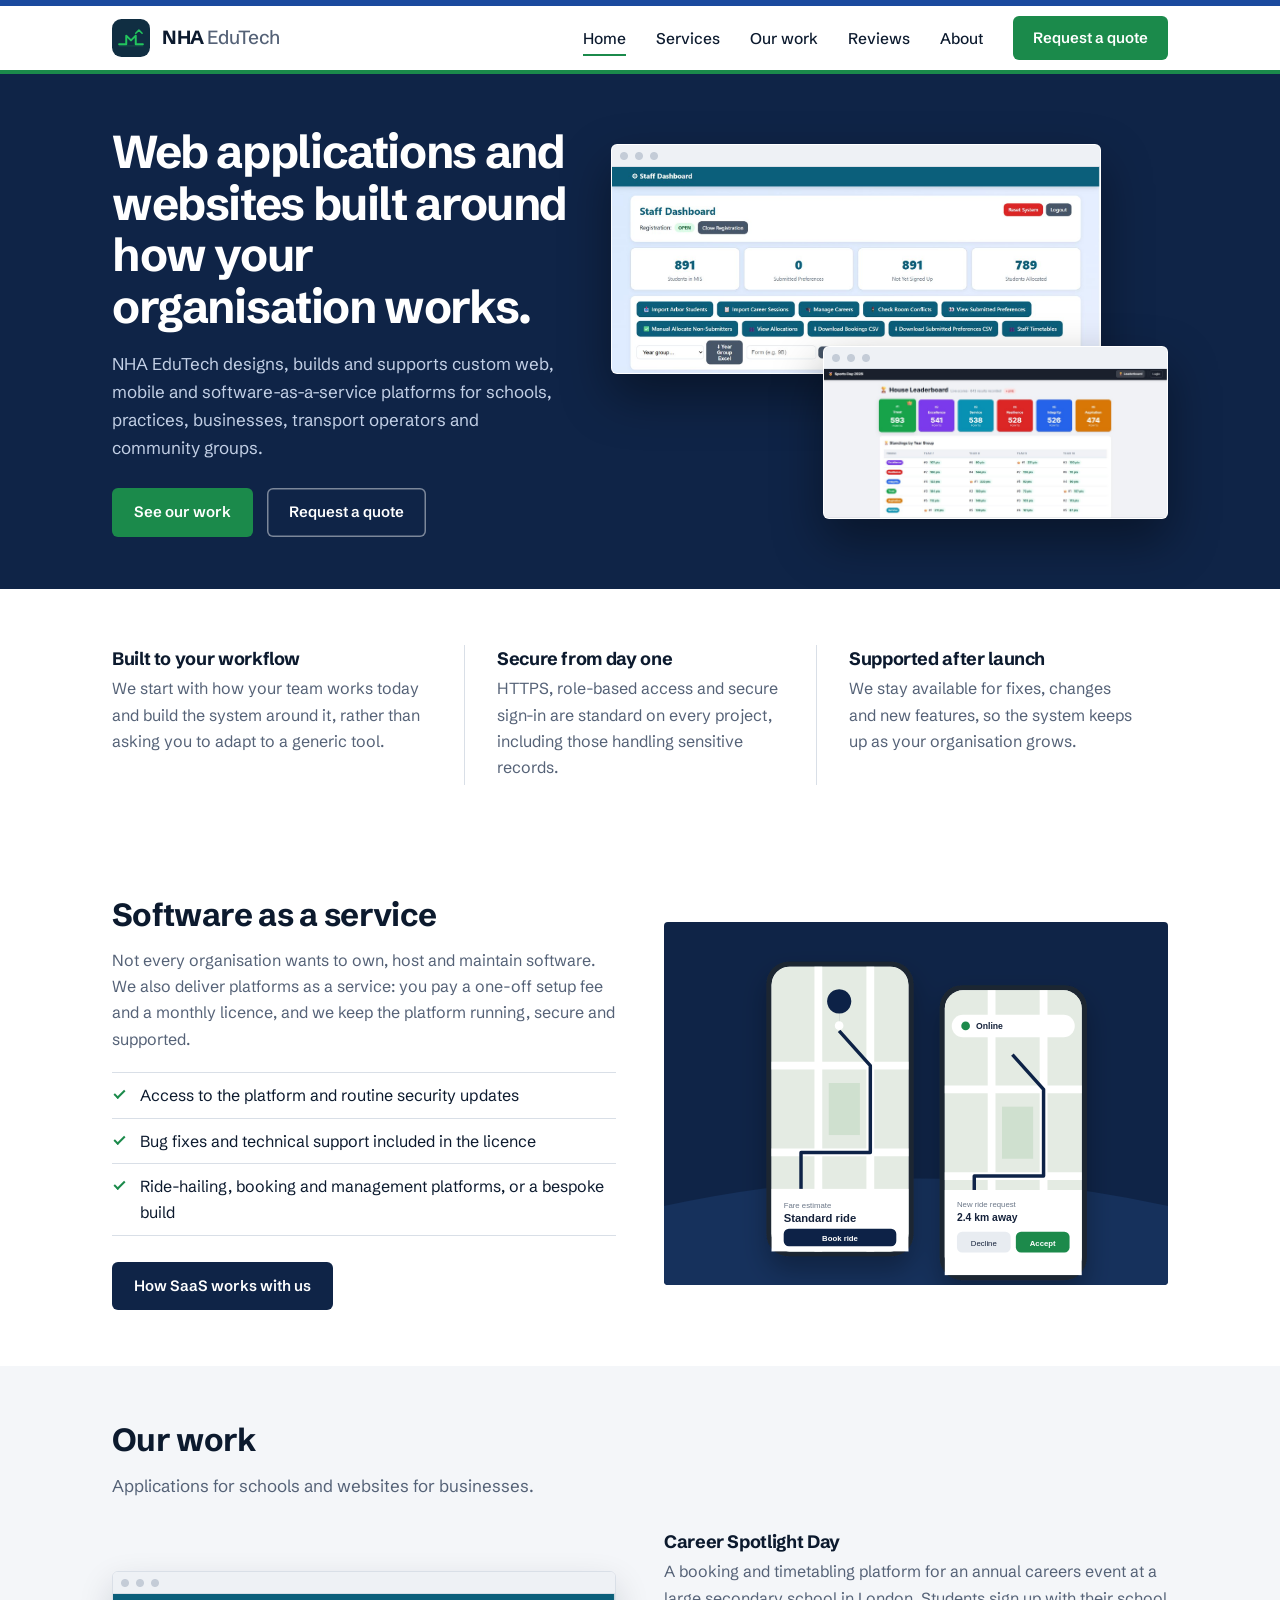
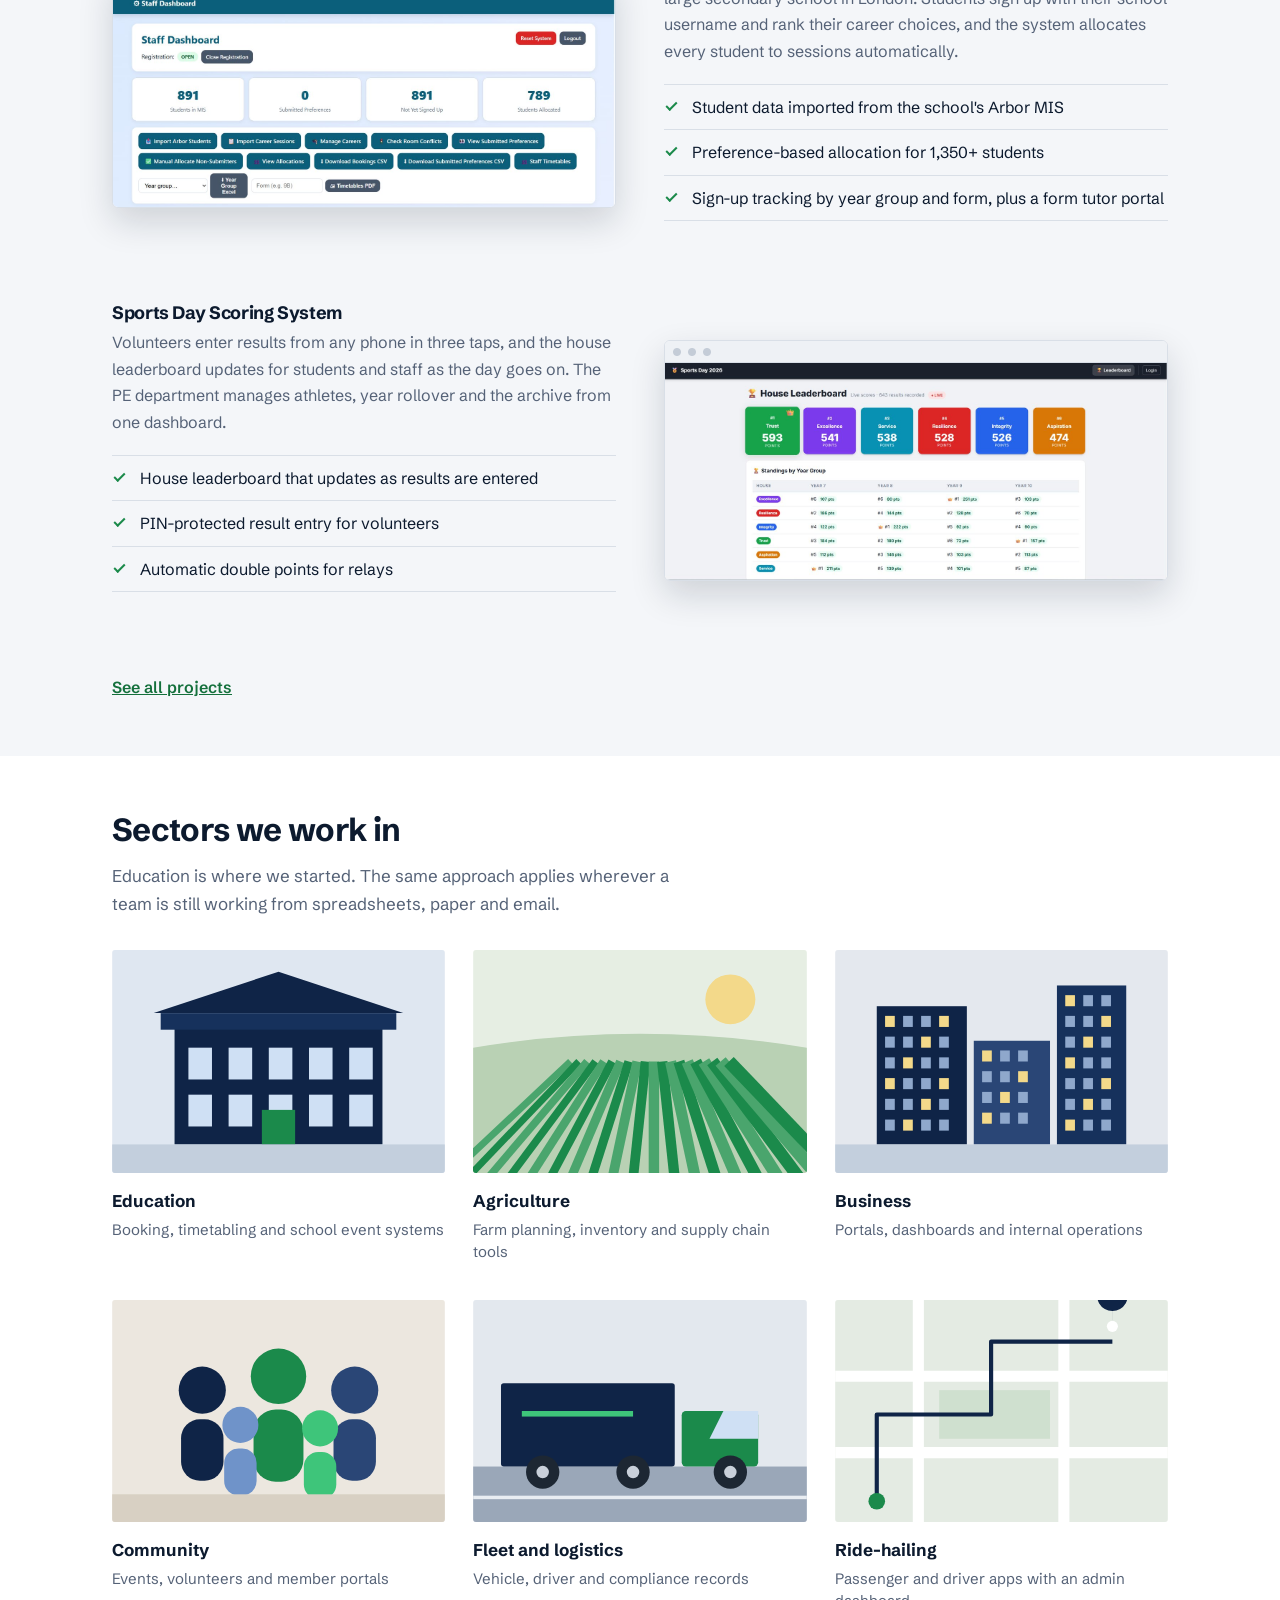
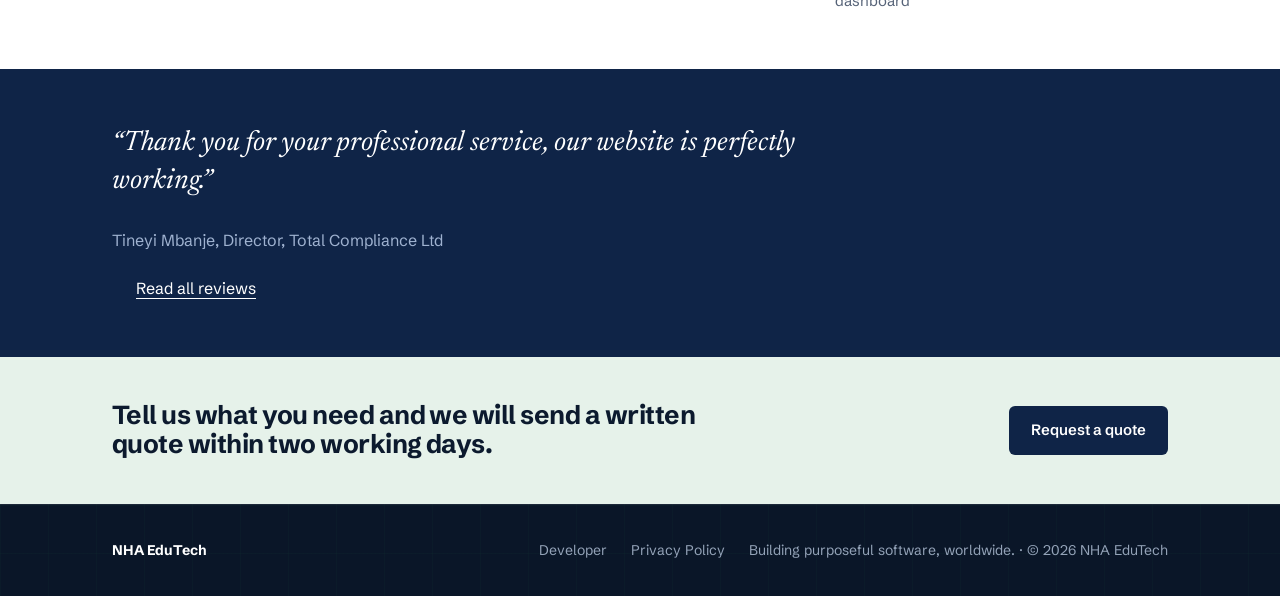
<file: index.html>
<!DOCTYPE html>
<html lang="en"><head><meta charset="UTF-8"><meta name="viewport" content="width=device-width,initial-scale=1">
<title>NHA EduTech | Web applications and websites for organisations</title><meta name="description" content="Custom web applications and professional websites for schools, businesses, farms and community groups.">
<link rel="preconnect" href="https://fonts.googleapis.com"><link rel="preconnect" href="https://fonts.gstatic.com" crossorigin>
<link href="https://fonts.googleapis.com/css2?family=Newsreader:ital,wght@1,400&family=Schibsted+Grotesk:wght@400;500;600;700&display=swap" rel="stylesheet">
<link rel="icon" type="image/svg+xml" href="logo-icon.svg"><link rel="stylesheet" href="styles.css"></head>
<body>
<header><div class="wrap"><a class="brand" href="index.html"><img src="logo-icon.svg" alt=""><b>NHA <span>EduTech</span></b></a>
<nav aria-label="Main"><button class="menu" aria-expanded="false" aria-controls="nl">Menu</button><ul id="nl"><li><a href="index.html" aria-current="page">Home</a></li><li><a href="services.html">Services</a></li><li><a href="work.html">Our work</a></li><li><a href="reviews.html">Reviews</a></li><li><a href="about.html">About</a></li><li><a class="btn" href="contact.html">Request a quote</a></li></ul></nav></div></header>
<main>
<div class="hero"><div class="wrap"><div><h1>Web applications and websites built around how your organisation works.</h1>
<p>NHA EduTech designs, builds and supports custom web, mobile and software-as-a-service platforms for schools, practices, businesses, transport operators and community groups.</p>
<div class="acts"><a class="btn" href="work.html">See our work</a><a class="btn ghost" href="contact.html">Request a quote</a></div></div>
<div class="hero-shots"><div class="shot"><img src="images/shot-career.jpg" alt="Career Spotlight Day staff dashboard" width="1400" height="593"></div><div class="shot"><img src="images/shot-sports.jpg" alt="Sports Day house leaderboard" width="1400" height="607"></div></div></div></div>
<section><div class="wrap"><div class="three">
<div><h3>Built to your workflow</h3><p>We start with how your team works today and build the system around it, rather than asking you to adapt to a generic tool.</p></div>
<div><h3>Secure from day one</h3><p>HTTPS, role-based access and secure sign-in are standard on every project, including those handling sensitive records.</p></div>
<div><h3>Supported after launch</h3><p>We stay available for fixes, changes and new features, so the system keeps up as your organisation grows.</p></div></div></div></section>
<section><div class="wrap"><div class="row"><div><h2>Software as a service</h2><p>Not every organisation wants to own, host and maintain software. We also deliver platforms as a service: you pay a one-off setup fee and a monthly licence, and we keep the platform running, secure and supported.</p><ul class="ticks"><li>Access to the platform and routine security updates</li><li>Bug fixes and technical support included in the licence</li><li>Ride-hailing, booking and management platforms, or a bespoke build</li></ul><a class="btn dark" href="services.html#saas">How SaaS works with us</a></div><img src="images/ridehailing.svg" alt="Passenger and driver apps for a ride-hailing platform" width="640" height="460" loading="lazy"></div></div></section>
<section class="alt"><div class="wrap"><div class="sec-head"><h2>Our work</h2><p class="lead">Applications for schools and websites for businesses.</p></div>
<div class="row"><div class="shot"><img src="images/shot-career.jpg" alt="Career Spotlight Day staff dashboard" width="1400" height="600" loading="lazy"></div><div><h3>Career Spotlight Day</h3><p>A booking and timetabling platform for an annual careers event at a large secondary school in London. Students sign up with their school username and rank their career choices, and the system allocates every student to sessions automatically.</p><ul class="ticks"><li>Student data imported from the school's Arbor MIS</li><li>Preference-based allocation for 1,350+ students</li><li>Sign-up tracking by year group and form, plus a form tutor portal</li></ul></div></div><div class="row flip"><div class="shot"><img src="images/shot-sports.jpg" alt="Sports Day Scoring System house leaderboard" width="1400" height="600" loading="lazy"></div><div><h3>Sports Day Scoring System</h3><p>Volunteers enter results from any phone in three taps, and the house leaderboard updates for students and staff as the day goes on. The PE department manages athletes, year rollover and the archive from one dashboard.</p><ul class="ticks"><li>House leaderboard that updates as results are entered</li><li>PIN-protected result entry for volunteers</li><li>Automatic double points for relays</li></ul></div></div>
<p style="margin-top:56px"><a class="link" href="work.html">See all projects</a></p></div></section>
<section><div class="wrap"><div class="sec-head"><h2>Sectors we work in</h2><p class="lead">Education is where we started. The same approach applies wherever a team is still working from spreadsheets, paper and email.</p></div>
<div class="sectors"><a href="services.html#education"><img src="images/sector-education.svg" alt="" width="480" height="340" loading="lazy"><b>Education</b><span>Booking, timetabling and school event systems</span></a><a href="services.html#agriculture"><img src="images/sector-agriculture.svg" alt="" width="480" height="340" loading="lazy"><b>Agriculture</b><span>Farm planning, inventory and supply chain tools</span></a><a href="services.html#business"><img src="images/sector-business.svg" alt="" width="480" height="340" loading="lazy"><b>Business</b><span>Portals, dashboards and internal operations</span></a><a href="services.html#community"><img src="images/sector-community.svg" alt="" width="480" height="340" loading="lazy"><b>Community</b><span>Events, volunteers and member portals</span></a><a href="services.html#fleet"><img src="images/sector-fleet.svg" alt="" width="480" height="340" loading="lazy"><b>Fleet and logistics</b><span>Vehicle, driver and compliance records</span></a><a href="services.html#ridehailing"><img src="images/sector-ridehailing.svg" alt="" width="480" height="340" loading="lazy"><b>Ride-hailing</b><span>Passenger and driver apps with an admin dashboard</span></a></div></div></section>
<section class="quote" id="featured"><div class="wrap"><blockquote>&ldquo;Thank you for your professional service, our website is perfectly working.&rdquo;</blockquote><cite>Tineyi Mbanje, Director, Total Compliance Ltd</cite><a class="more" href="reviews.html">Read all reviews</a></div></section>
<section class="cta"><div class="wrap"><h2>Tell us what you need and we will send a written quote within two working days.</h2><a class="btn dark" href="contact.html">Request a quote</a></div></section></main>
<footer><div class="wrap"><div><a class="fb" href="index.html">NHA EduTech</a></div><div class="fr"><a href="developer.html">Developer</a> <a href="privacy.html">Privacy Policy</a><span>Building purposeful software, worldwide. &middot; &copy; 2026 NHA EduTech</span></div></div></footer>
<script src="reviews.js"></script>
<script>var b=document.querySelector('.menu'),l=document.getElementById('nl');b.addEventListener('click',function(){var o=l.classList.toggle('open');b.setAttribute('aria-expanded',o)})</script>
</body></html>
</file>
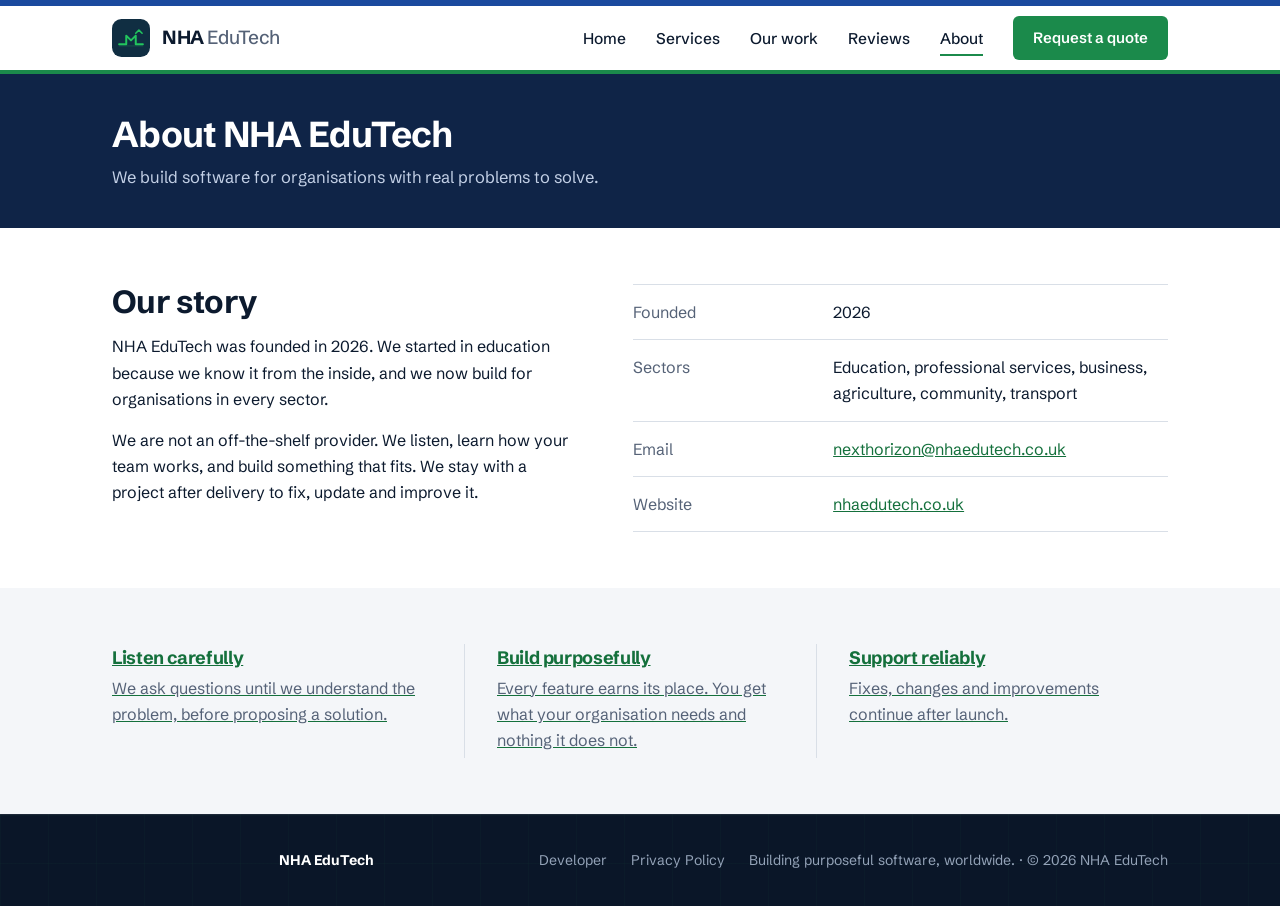
<file: about.html>
<!DOCTYPE html>
<html lang="en"><head><meta charset="UTF-8"><meta name="viewport" content="width=device-width,initial-scale=1">
<title>About | NHA EduTech</title><meta name="description" content="NHA EduTech builds custom web applications and websites. Founded in 2026.">
<link rel="preconnect" href="https://fonts.googleapis.com"><link rel="preconnect" href="https://fonts.gstatic.com" crossorigin>
<link href="https://fonts.googleapis.com/css2?family=Newsreader:ital,wght@1,400&family=Schibsted+Grotesk:wght@400;500;600;700&display=swap" rel="stylesheet">
<link rel="icon" type="image/svg+xml" href="logo-icon.svg"><link rel="stylesheet" href="styles.css"></head>
<body>
<header><div class="wrap"><a class="brand" href="index.html"><img src="logo-icon.svg" alt=""><b>NHA <span>EduTech</span></b></a>
<nav aria-label="Main"><button class="menu" aria-expanded="false" aria-controls="nl">Menu</button><ul id="nl"><li><a href="index.html">Home</a></li><li><a href="services.html">Services</a></li><li><a href="work.html">Our work</a></li><li><a href="reviews.html">Reviews</a></li><li><a href="about.html" aria-current="page">About</a></li><li><a class="btn" href="contact.html">Request a quote</a></li></ul></nav></div></header>
<main><div class="page-head"><div class="wrap"><h1>About NHA EduTech</h1><p>We build software for organisations with real problems to solve.</p></div></div>
<section><div class="wrap split"><div><h2>Our story</h2><p>NHA EduTech was founded in 2026. We started in education because we know it from the inside, and we now build for organisations in every sector.</p><p>We are not an off-the-shelf provider. We listen, learn how your team works, and build something that fits. We stay with a project after delivery to fix, update and improve it.</p></div>
<dl class="facts"><dt>Founded</dt><dd>2026</dd><dt>Sectors</dt><dd>Education, professional services, business, agriculture, community, transport</dd><dt>Email</dt><dd><a href="mailto:nexthorizon@nhaedutech.co.uk">nexthorizon@nhaedutech.co.uk</a></dd><dt>Website</dt><dd><a href="https://nhaedutech.co.uk/">nhaedutech.co.uk</dd></dl></div></section>
<section class="alt"><div class="wrap"><div class="three"><div><h3>Listen carefully</h3><p>We ask questions until we understand the problem, before proposing a solution.</p></div><div><h3>Build purposefully</h3><p>Every feature earns its place. You get what your organisation needs and nothing it does not.</p></div><div><h3>Support reliably</h3><p>Fixes, changes and improvements continue after launch.</p></div></div></div></section></main>
<footer><div class="wrap"><div><a class="fb" href="index.html">NHA EduTech</a></div><div class="fr"><a href="developer.html">Developer</a> <a href="privacy.html">Privacy Policy</a><span>Building purposeful software, worldwide. &middot; &copy; 2026 NHA EduTech</span></div></div></footer>
<script src="reviews.js"></script>
<script>var b=document.querySelector('.menu'),l=document.getElementById('nl');b.addEventListener('click',function(){var o=l.classList.toggle('open');b.setAttribute('aria-expanded',o)})</script>
</body></html>
</file>
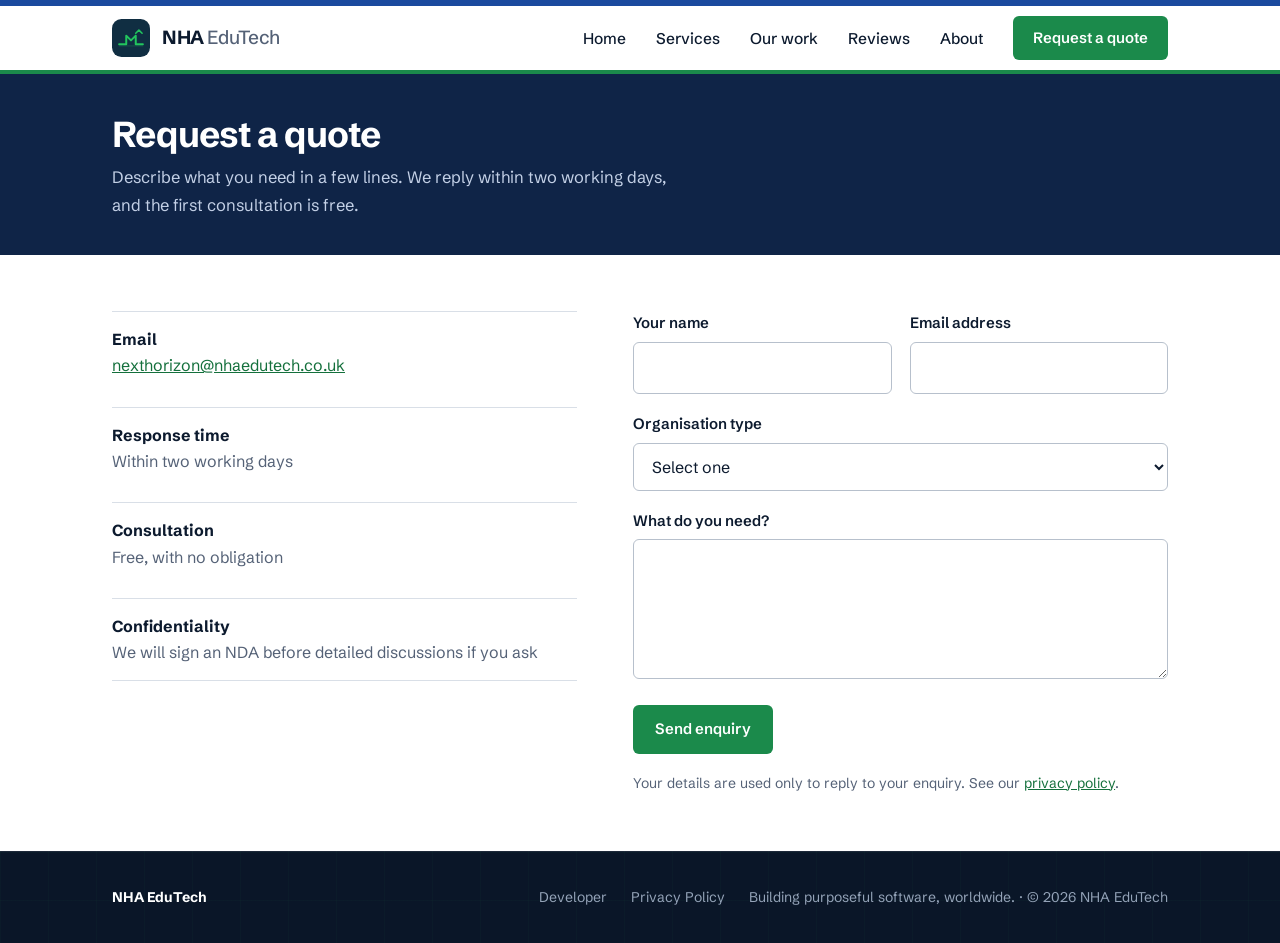
<file: contact.html>
<!DOCTYPE html>
<html lang="en"><head><meta charset="UTF-8"><meta name="viewport" content="width=device-width,initial-scale=1">
<title>Contact | NHA EduTech</title><meta name="description" content="Request a quote or book a free initial consultation with NHA EduTech.">
<link rel="preconnect" href="https://fonts.googleapis.com"><link rel="preconnect" href="https://fonts.gstatic.com" crossorigin>
<link href="https://fonts.googleapis.com/css2?family=Newsreader:ital,wght@1,400&family=Schibsted+Grotesk:wght@400;500;600;700&display=swap" rel="stylesheet">
<link rel="icon" type="image/svg+xml" href="logo-icon.svg"><link rel="stylesheet" href="styles.css"></head>
<body>
<header><div class="wrap"><a class="brand" href="index.html"><img src="logo-icon.svg" alt=""><b>NHA <span>EduTech</span></b></a>
<nav aria-label="Main"><button class="menu" aria-expanded="false" aria-controls="nl">Menu</button><ul id="nl"><li><a href="index.html">Home</a></li><li><a href="services.html">Services</a></li><li><a href="work.html">Our work</a></li><li><a href="reviews.html">Reviews</a></li><li><a href="about.html">About</a></li><li><a class="btn" href="contact.html" aria-current="page">Request a quote</a></li></ul></nav></div></header>
<main>
<div class="page-head"><div class="wrap"><h1>Request a quote</h1><p>Describe what you need in a few lines. We reply within two working days, and the first consultation is free.</p></div></div>
<section><div class="wrap split"><div class="contact-list"><p><b>Email</b><a href="mailto:nexthorizon@nhaedutech.co.uk">nexthorizon@nhaedutech.co.uk</a></p><p><b>Response time</b>Within two working days</p><p><b>Consultation</b>Free, with no obligation</p><p><b>Confidentiality</b>We will sign an NDA before detailed discussions if you ask</p></div>
<form class="form" action="https://formspree.io/f/mbdegyve" method="POST"><div class="two"><div><label for="n">Your name</label><input id="n" name="name" required></div><div><label for="e">Email address</label><input id="e" type="email" name="email" required></div></div>
<div><label for="o">Organisation type</label><select id="o" name="organisation_type"><option value="">Select one</option><option>School / College</option><option>Professional practice</option><option>Farm / Agricultural business</option><option>Business</option><option>Transport / mobility operator</option><option>Community organisation</option><option>Other</option></select></div>
<div><label for="m">What do you need?</label><textarea id="m" name="message"></textarea></div><div><button class="btn" type="submit">Send enquiry</button></div>
<p class="note">Your details are used only to reply to your enquiry. See our <a href="privacy.html">privacy policy</a>.</p></form></div></section></main>
<footer><div class="wrap"><div><a class="fb" href="index.html">NHA EduTech</a></div><div class="fr"><a href="developer.html">Developer</a> <a href="privacy.html">Privacy Policy</a><span>Building purposeful software, worldwide. &middot; &copy; 2026 NHA EduTech</span></div></div></footer>
<script src="reviews.js"></script>
<script>var b=document.querySelector('.menu'),l=document.getElementById('nl');b.addEventListener('click',function(){var o=l.classList.toggle('open');b.setAttribute('aria-expanded',o)})</script>
</body></html>
</file>
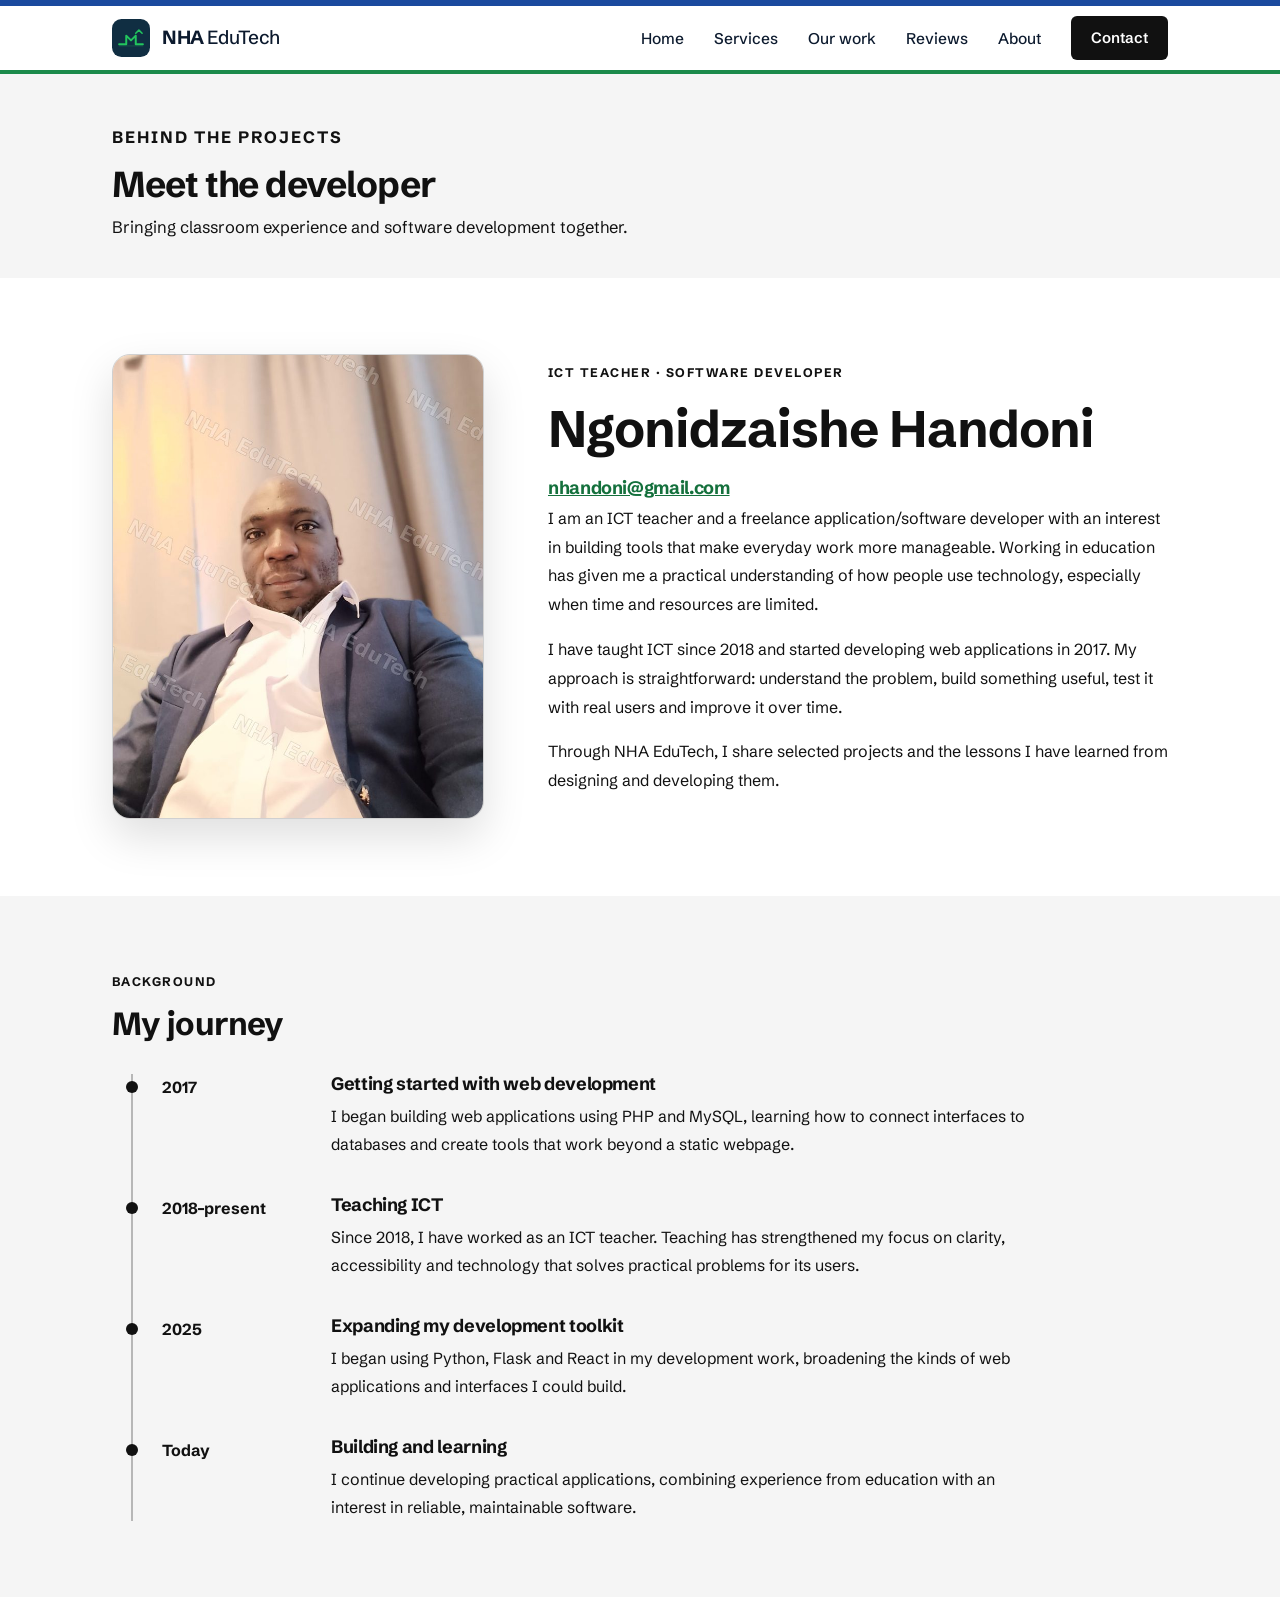
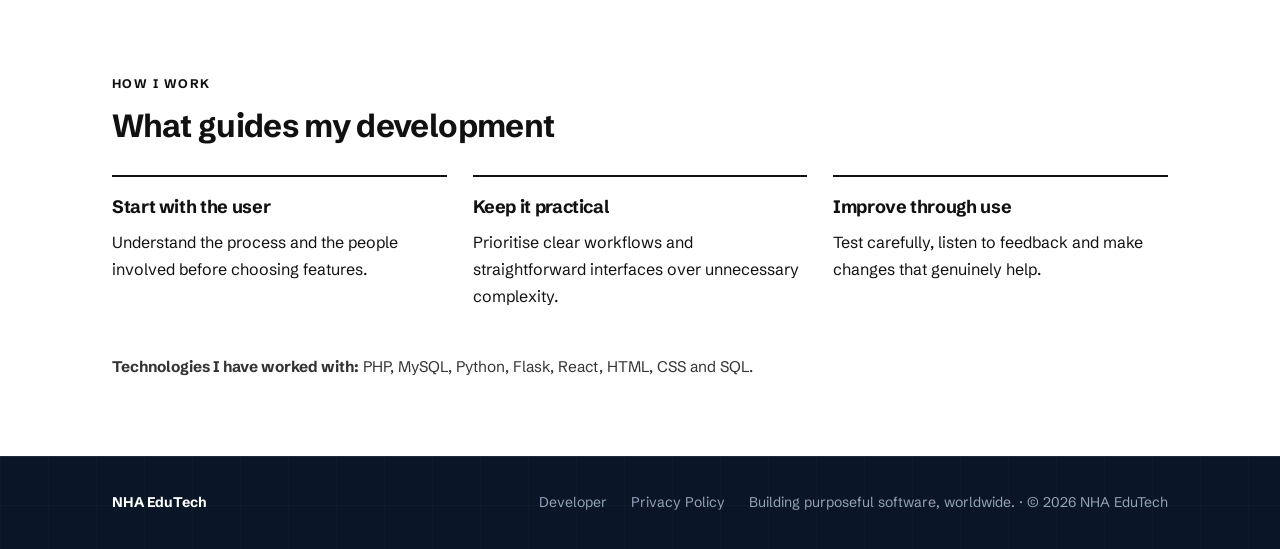
<file: developer.html>
<!DOCTYPE html>
<html lang="en">
<head>
<meta charset="UTF-8">
<meta name="viewport" content="width=device-width, initial-scale=1">
<title>Developer | NHA EduTech</title>
<meta name="description" content="Meet Ngonidzaishe Handoni, an ICT teacher and software developer behind NHA EduTech. Teaching since 2018, developing web applications since 2017.">
<link rel="preconnect" href="https://fonts.googleapis.com">
<link rel="preconnect" href="https://fonts.gstatic.com" crossorigin>
<link href="https://fonts.googleapis.com/css2?family=Newsreader:ital,wght@1,400&family=Schibsted+Grotesk:wght@400;500;600;700&display=swap" rel="stylesheet">
<link rel="icon" type="image/svg+xml" href="logo-icon.svg">
<link rel="stylesheet" href="styles.css">
<link rel="stylesheet" href="assets/developer.css">
</head>
<body>
<header><div class="wrap"><a class="brand" href="index.html"><img src="logo-icon.svg" alt=""><b>NHA <span>EduTech</span></b></a>
<nav aria-label="Main"><button class="menu" aria-expanded="false" aria-controls="nl">Menu</button><ul id="nl"><li><a href="index.html">Home</a></li><li><a href="services.html">Services</a></li><li><a href="work.html">Our work</a></li><li><a href="reviews.html">Reviews</a></li><li><a href="about.html">About</a></li><li><a class="btn" href="contact.html">Contact</a></li></ul></nav></div></header>
<main id="main-content">
<div class="page-head"><div class="wrap"><p class="dev-overline">Behind the projects</p><h1>Meet the developer</h1><p>Bringing classroom experience and software development together.</p></div></div>
<section class="dev-intro"><div class="wrap dev-layout">
<div class="dev-image"><img src="assets/developer-portrait.jpg" alt="Ngonidzaishe Handoni, ICT teacher and developer" width="720" height="959" loading="eager"></div>
<div class="dev-intro-text"><p class="dev-overline">ICT teacher · Software developer</p><h2>Ngonidzaishe Handoni</h2><h3><a href="nhandoni@gmail.com">nhandoni@gmail.com</a></h3>
<p>I am an ICT teacher and a freelance application/software developer with an interest in building tools that make everyday work more manageable. Working in education has given me a practical understanding of how people use technology, especially when time and resources are limited.</p>
<p>I have taught ICT since 2018 and started developing web applications in 2017. My approach is straightforward: understand the problem, build something useful, test it with real users and improve it over time.</p>
<p>Through NHA EduTech, I share selected projects and the lessons I have learned from designing and developing them.</p></div></div></section>
<section class="dev-journey"><div class="wrap"><div class="dev-section-heading"><p class="dev-overline">Background</p><h2>My journey</h2></div>
<div class="dev-timeline"><article class="dev-milestone"><div class="dev-year">2017</div><div><h3>Getting started with web development</h3><p>I began building web applications using PHP and MySQL, learning how to connect interfaces to databases and create tools that work beyond a static webpage.</p></div></article>
<article class="dev-milestone"><div class="dev-year">2018–present</div><div><h3>Teaching ICT</h3><p>Since 2018, I have worked as an ICT teacher. Teaching has strengthened my focus on clarity, accessibility and technology that solves practical problems for its users.</p></div></article>
<article class="dev-milestone"><div class="dev-year">2025</div><div><h3>Expanding my development toolkit</h3><p>I began using Python, Flask and React in my development work, broadening the kinds of web applications and interfaces I could build.</p></div></article>
<article class="dev-milestone"><div class="dev-year">Today</div><div><h3>Building and learning</h3><p>I continue developing practical applications, combining experience from education with an interest in reliable, maintainable software.</p></div></article></div></div></section>
<section class="dev-focus"><div class="wrap"><div class="dev-section-heading"><p class="dev-overline">How I work</p><h2>What guides my development</h2></div><div class="dev-three"><div><h3>Start with the user</h3><p>Understand the process and the people involved before choosing features.</p></div><div><h3>Keep it practical</h3><p>Prioritise clear workflows and straightforward interfaces over unnecessary complexity.</p></div><div><h3>Improve through use</h3><p>Test carefully, listen to feedback and make changes that genuinely help.</p></div></div>
<p class="dev-stack"><strong>Technologies I have worked with:</strong> PHP, MySQL, Python, Flask, React, HTML, CSS and SQL.</p></div></section>
</main>
<footer><div class="wrap"><div><a class="fb" href="index.html">NHA EduTech</a></div><div class="fr"><a href="developer.html" aria-current="page">Developer</a><a href="privacy.html">Privacy Policy</a><span>Building purposeful software, worldwide. &middot; &copy; 2026 NHA EduTech</span></div></div></footer>
<script src="reviews.js"></script>
<script>var b=document.querySelector('.menu'),l=document.getElementById('nl');if(b&&l){b.addEventListener('click',function(){var o=l.classList.toggle('open');b.setAttribute('aria-expanded',o)})}</script>
</body></html>
</file>
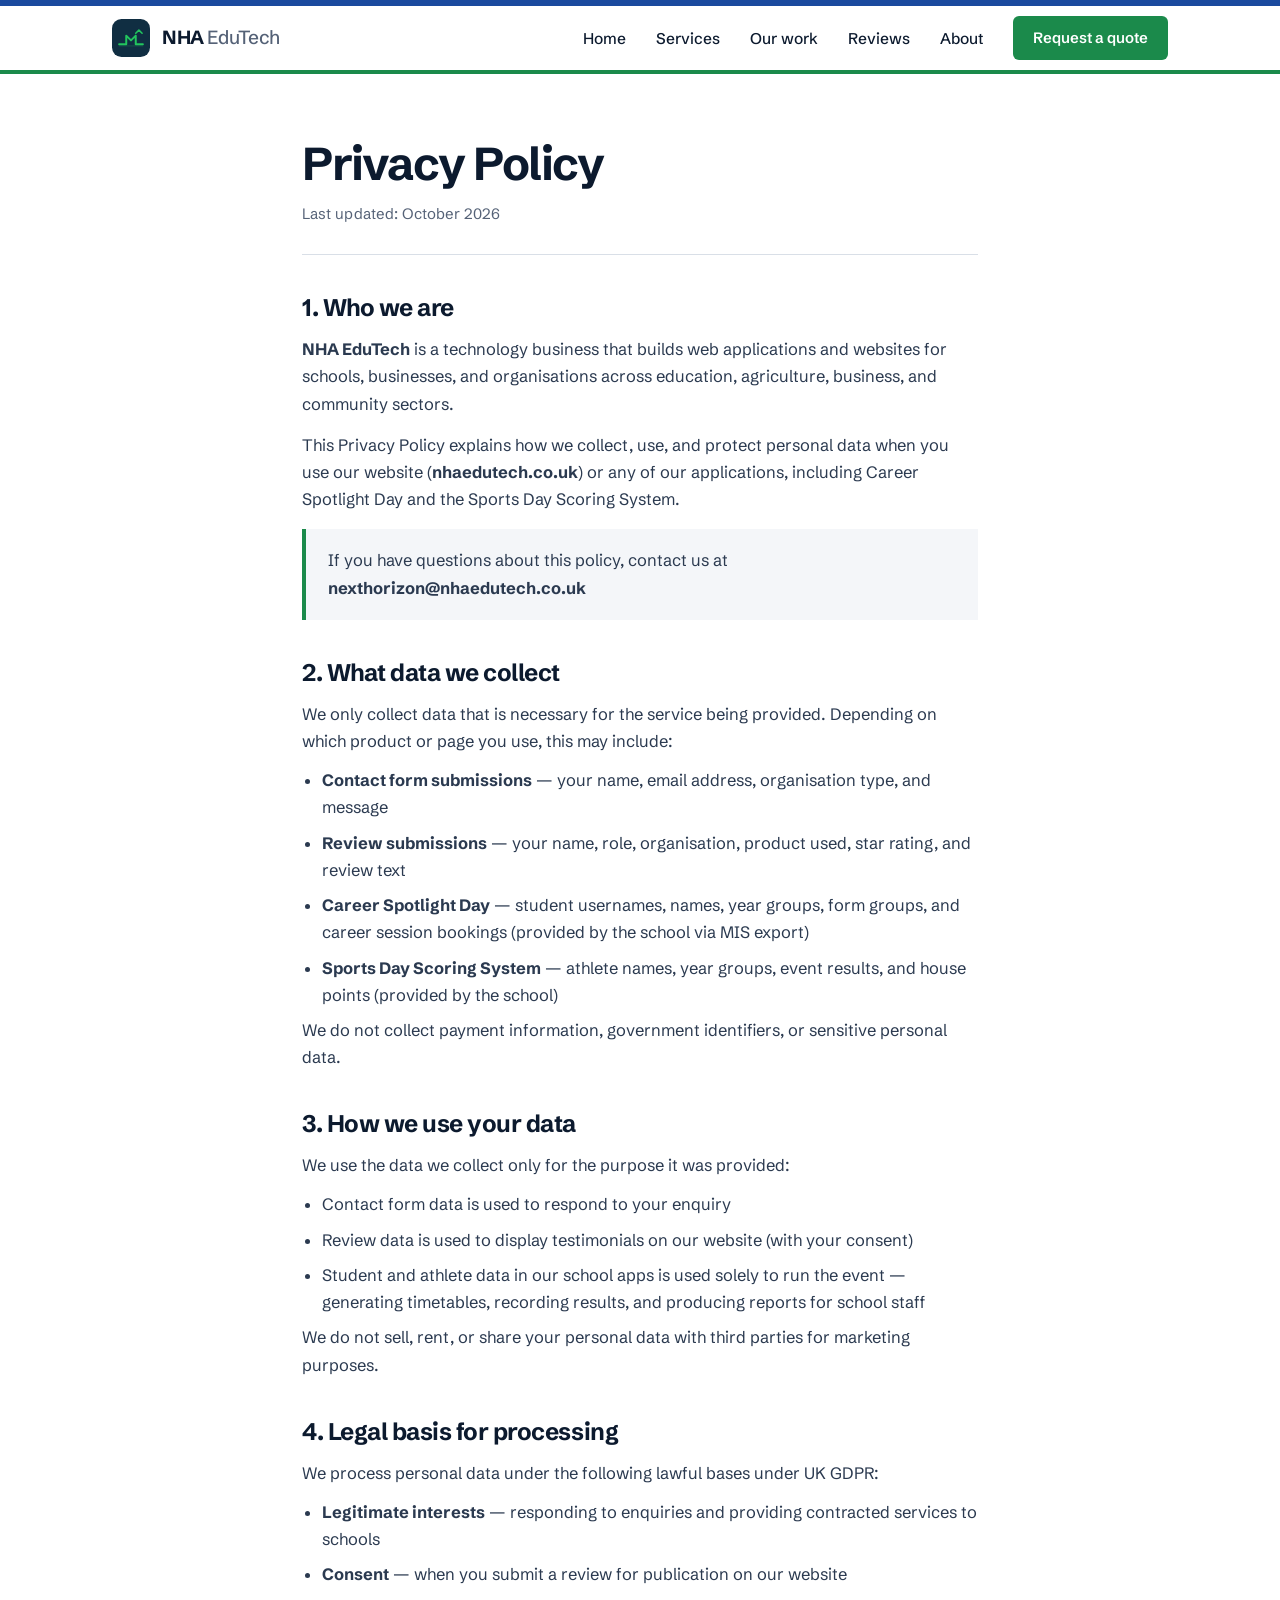
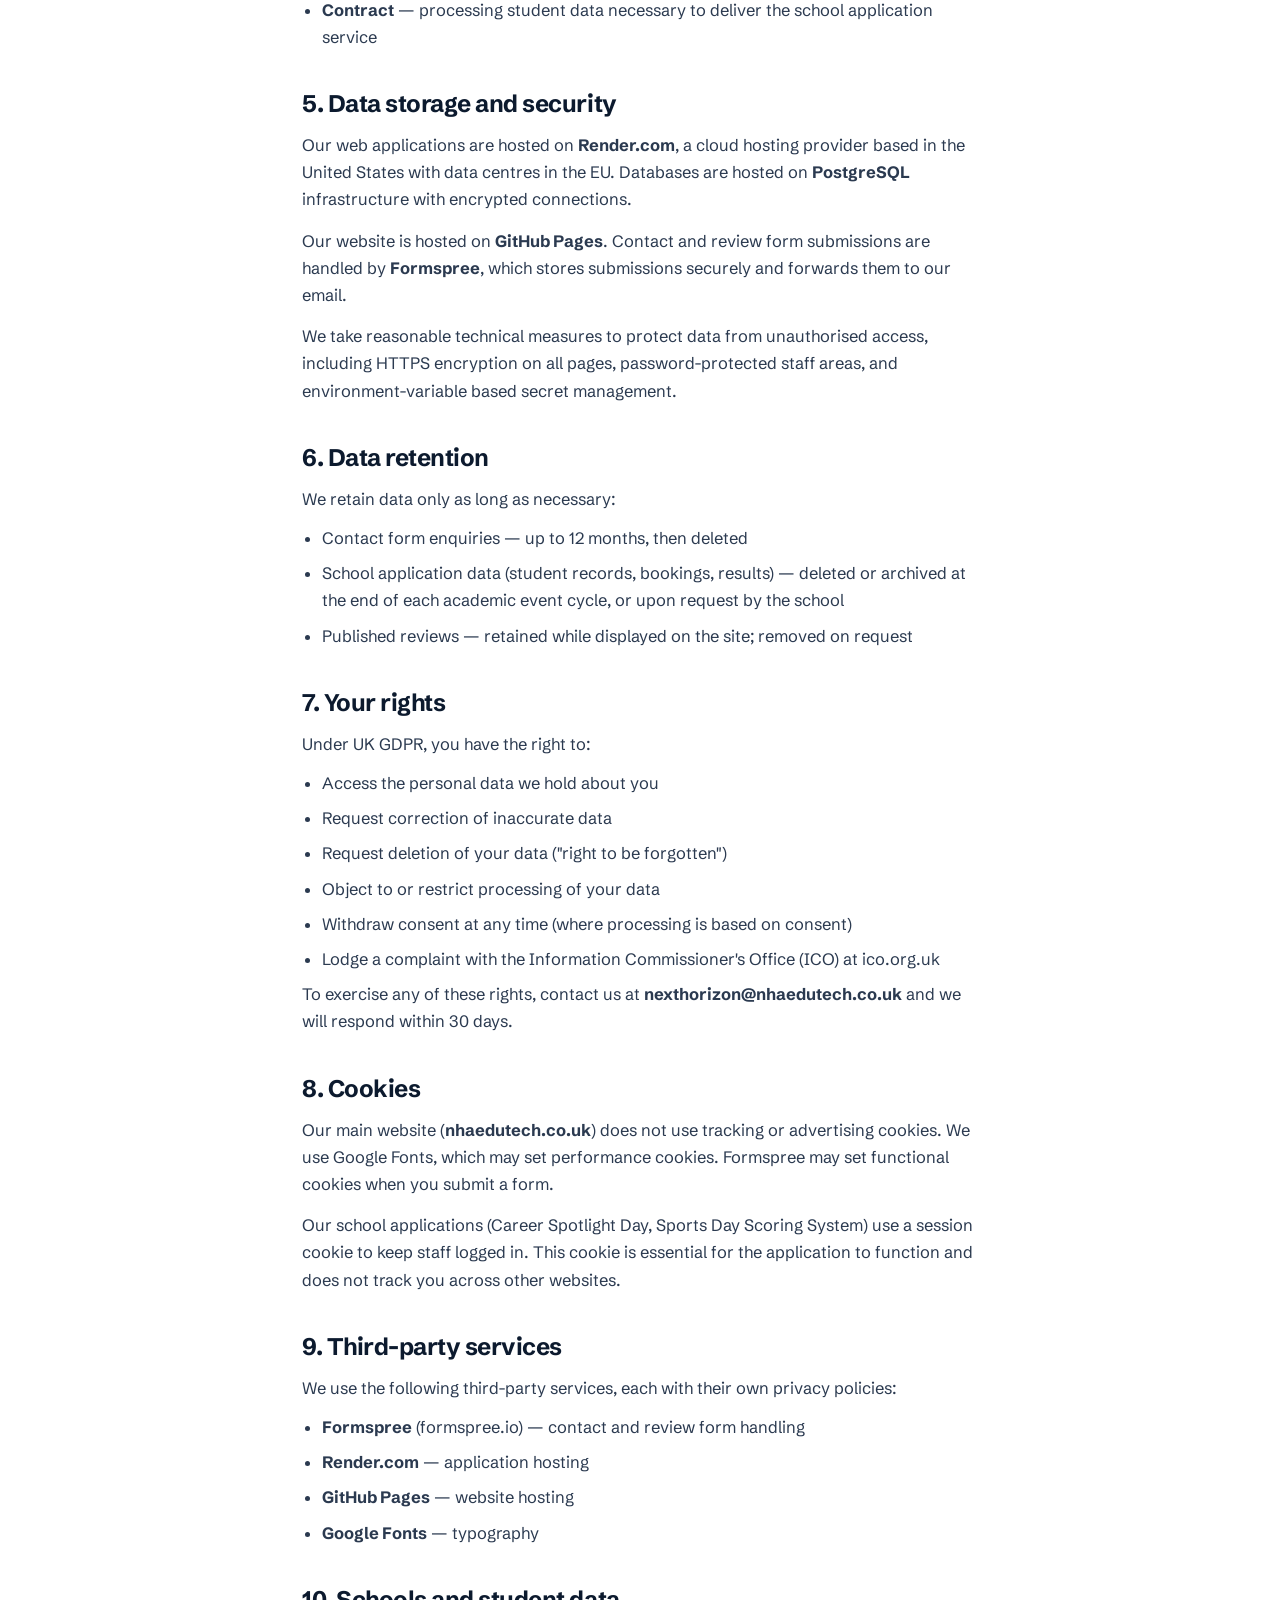
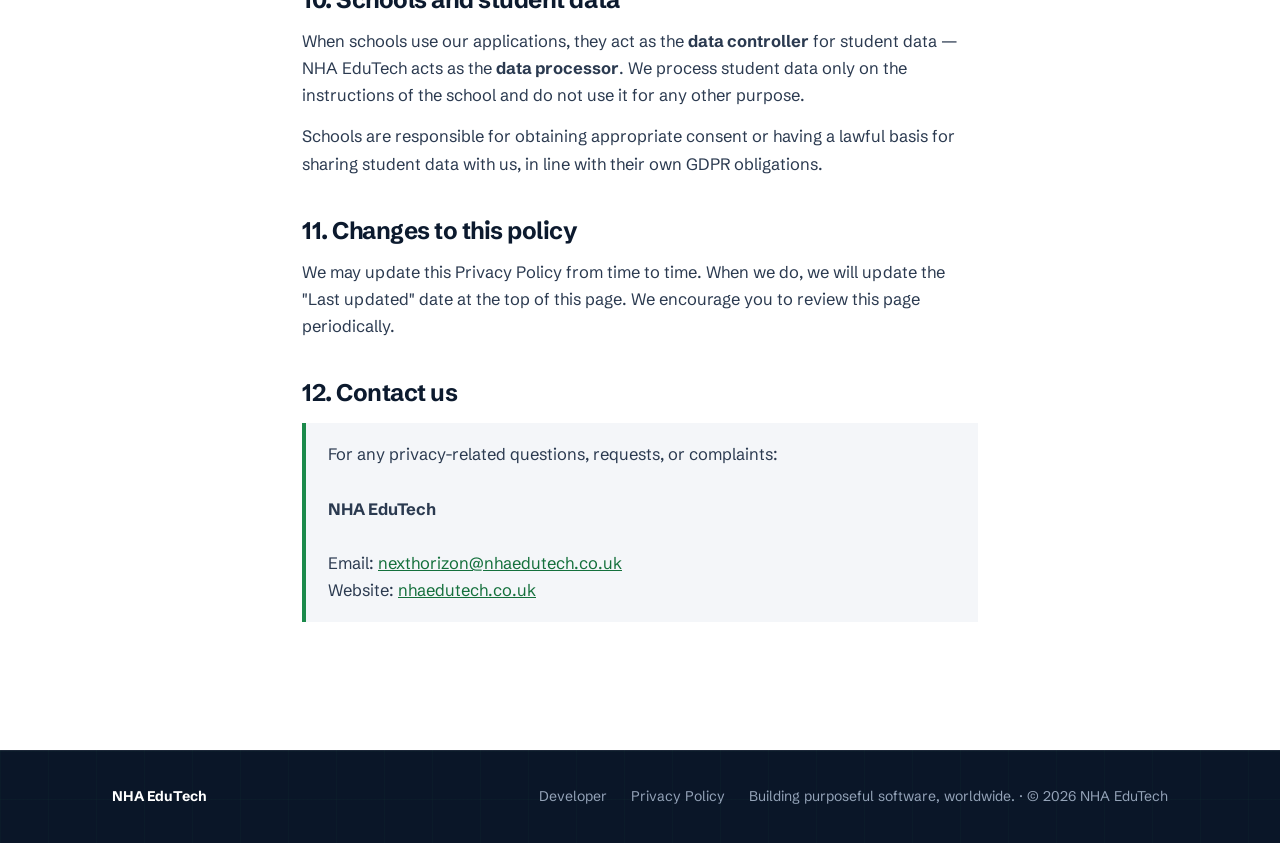
<file: privacy.html>
<!DOCTYPE html>
<html lang="en"><head><meta charset="UTF-8"><meta name="viewport" content="width=device-width,initial-scale=1">
<title>Privacy policy | NHA EduTech</title><meta name="description" content="How NHA EduTech collects, uses and protects personal data.">
<link rel="preconnect" href="https://fonts.googleapis.com"><link rel="preconnect" href="https://fonts.gstatic.com" crossorigin>
<link href="https://fonts.googleapis.com/css2?family=Newsreader:ital,wght@1,400&family=Schibsted+Grotesk:wght@400;500;600;700&display=swap" rel="stylesheet">
<link rel="icon" type="image/svg+xml" href="logo-icon.svg"><link rel="stylesheet" href="styles.css"></head>
<body>
<header><div class="wrap"><a class="brand" href="index.html"><img src="logo-icon.svg" alt=""><b>NHA <span>EduTech</span></b></a>
<nav aria-label="Main"><button class="menu" aria-expanded="false" aria-controls="nl">Menu</button><ul id="nl"><li><a href="index.html">Home</a></li><li><a href="services.html">Services</a></li><li><a href="work.html">Our work</a></li><li><a href="reviews.html">Reviews</a></li><li><a href="about.html">About</a></li><li><a class="btn" href="contact.html">Request a quote</a></li></ul></nav></div></header>
<main><div class="prose">

  <h1>Privacy Policy</h1>
  <p class="last-updated">Last updated: October 2026</p>

  <div class="policy-section">
    <h2>1. Who we are</h2>
    <p>
      <strong>NHA EduTech</strong> is a technology business that builds web applications and websites for schools, businesses, and organisations across education, agriculture, business, and community sectors.
    </p>
    <p>
      This Privacy Policy explains how we collect, use, and protect personal data when you use our website (<strong>nhaedutech.co.uk</strong>) or any of our applications, including Career Spotlight Day and the Sports Day Scoring System.
    </p>
    <div class="highlight-box">
      <p>If you have questions about this policy, contact us at <strong>nexthorizon@nhaedutech.co.uk</strong></p>
    </div>
  </div>

  <div class="policy-section">
    <h2>2. What data we collect</h2>
    <p>We only collect data that is necessary for the service being provided. Depending on which product or page you use, this may include:</p>
    <ul>
      <li><strong>Contact form submissions</strong> — your name, email address, organisation type, and message</li>
      <li><strong>Review submissions</strong> — your name, role, organisation, product used, star rating, and review text</li>
      <li><strong>Career Spotlight Day</strong> — student usernames, names, year groups, form groups, and career session bookings (provided by the school via MIS export)</li>
      <li><strong>Sports Day Scoring System</strong> — athlete names, year groups, event results, and house points (provided by the school)</li>
    </ul>
    <p>We do not collect payment information, government identifiers, or sensitive personal data.</p>
  </div>

  <div class="policy-section">
    <h2>3. How we use your data</h2>
    <p>We use the data we collect only for the purpose it was provided:</p>
    <ul>
      <li>Contact form data is used to respond to your enquiry</li>
      <li>Review data is used to display testimonials on our website (with your consent)</li>
      <li>Student and athlete data in our school apps is used solely to run the event — generating timetables, recording results, and producing reports for school staff</li>
    </ul>
    <p>We do not sell, rent, or share your personal data with third parties for marketing purposes.</p>
  </div>

  <div class="policy-section">
    <h2>4. Legal basis for processing</h2>
    <p>We process personal data under the following lawful bases under UK GDPR:</p>
    <ul>
      <li><strong>Legitimate interests</strong> — responding to enquiries and providing contracted services to schools</li>
      <li><strong>Consent</strong> — when you submit a review for publication on our website</li>
      <li><strong>Contract</strong> — processing student data necessary to deliver the school application service</li>
    </ul>
  </div>

  <div class="policy-section">
    <h2>5. Data storage and security</h2>
    <p>
      Our web applications are hosted on <strong>Render.com</strong>, a cloud hosting provider based in the United States with data centres in the EU. Databases are hosted on <strong>PostgreSQL</strong> infrastructure with encrypted connections.
    </p>
    <p>
      Our website is hosted on <strong>GitHub Pages</strong>. Contact and review form submissions are handled by <strong>Formspree</strong>, which stores submissions securely and forwards them to our email.
    </p>
    <p>
      We take reasonable technical measures to protect data from unauthorised access, including HTTPS encryption on all pages, password-protected staff areas, and environment-variable based secret management.
    </p>
  </div>

  <div class="policy-section">
    <h2>6. Data retention</h2>
    <p>We retain data only as long as necessary:</p>
    <ul>
      <li>Contact form enquiries — up to 12 months, then deleted</li>
      <li>School application data (student records, bookings, results) — deleted or archived at the end of each academic event cycle, or upon request by the school</li>
      <li>Published reviews — retained while displayed on the site; removed on request</li>
    </ul>
  </div>

  <div class="policy-section">
    <h2>7. Your rights</h2>
    <p>Under UK GDPR, you have the right to:</p>
    <ul>
      <li>Access the personal data we hold about you</li>
      <li>Request correction of inaccurate data</li>
      <li>Request deletion of your data ("right to be forgotten")</li>
      <li>Object to or restrict processing of your data</li>
      <li>Withdraw consent at any time (where processing is based on consent)</li>
      <li>Lodge a complaint with the Information Commissioner's Office (ICO) at ico.org.uk</li>
    </ul>
    <p>To exercise any of these rights, contact us at <strong>nexthorizon@nhaedutech.co.uk</strong> and we will respond within 30 days.</p>
  </div>

  <div class="policy-section">
    <h2>8. Cookies</h2>
    <p>
      Our main website (<strong>nhaedutech.co.uk</strong>) does not use tracking or advertising cookies. We use Google Fonts, which may set performance cookies. Formspree may set functional cookies when you submit a form.
    </p>
    <p>
      Our school applications (Career Spotlight Day, Sports Day Scoring System) use a session cookie to keep staff logged in. This cookie is essential for the application to function and does not track you across other websites.
    </p>
  </div>

  <div class="policy-section">
    <h2>9. Third-party services</h2>
    <p>We use the following third-party services, each with their own privacy policies:</p>
    <ul>
      <li><strong>Formspree</strong> (formspree.io) — contact and review form handling</li>
      <li><strong>Render.com</strong> — application hosting</li>
      <li><strong>GitHub Pages</strong> — website hosting</li>
      <li><strong>Google Fonts</strong> — typography</li>
    </ul>
  </div>

  <div class="policy-section">
    <h2>10. Schools and student data</h2>
    <p>
      When schools use our applications, they act as the <strong>data controller</strong> for student data — NHA EduTech acts as the <strong>data processor</strong>. We process student data only on the instructions of the school and do not use it for any other purpose.
    </p>
    <p>
      Schools are responsible for obtaining appropriate consent or having a lawful basis for sharing student data with us, in line with their own GDPR obligations.
    </p>
  </div>

  <div class="policy-section">
    <h2>11. Changes to this policy</h2>
    <p>
      We may update this Privacy Policy from time to time. When we do, we will update the "Last updated" date at the top of this page. We encourage you to review this page periodically.
    </p>
  </div>

  <div class="policy-section">
    <h2>12. Contact us</h2>
    <div class="contact-block">
      <p>
        For any privacy-related questions, requests, or complaints:<br><br>
        <strong>NHA EduTech</strong><br><br>
        Email: <a href="mailto:nexthorizon@nhaedutech.co.uk">nexthorizon@nhaedutech.co.uk</a><br>
        Website: <a href="https://nhaedutech.co.uk">nhaedutech.co.uk</a>
      </p>
    </div>
  </div>

</div></main>
<footer><div class="wrap"><div><a class="fb" href="index.html">NHA EduTech</a></div><div class="fr"><a href="developer.html">Developer</a> <a href="privacy.html">Privacy Policy</a><span>Building purposeful software, worldwide. &middot; &copy; 2026 NHA EduTech</span></div></div></footer>
<script src="reviews.js"></script>
<script>var b=document.querySelector('.menu'),l=document.getElementById('nl');b.addEventListener('click',function(){var o=l.classList.toggle('open');b.setAttribute('aria-expanded',o)})</script>
</body></html>
</file>
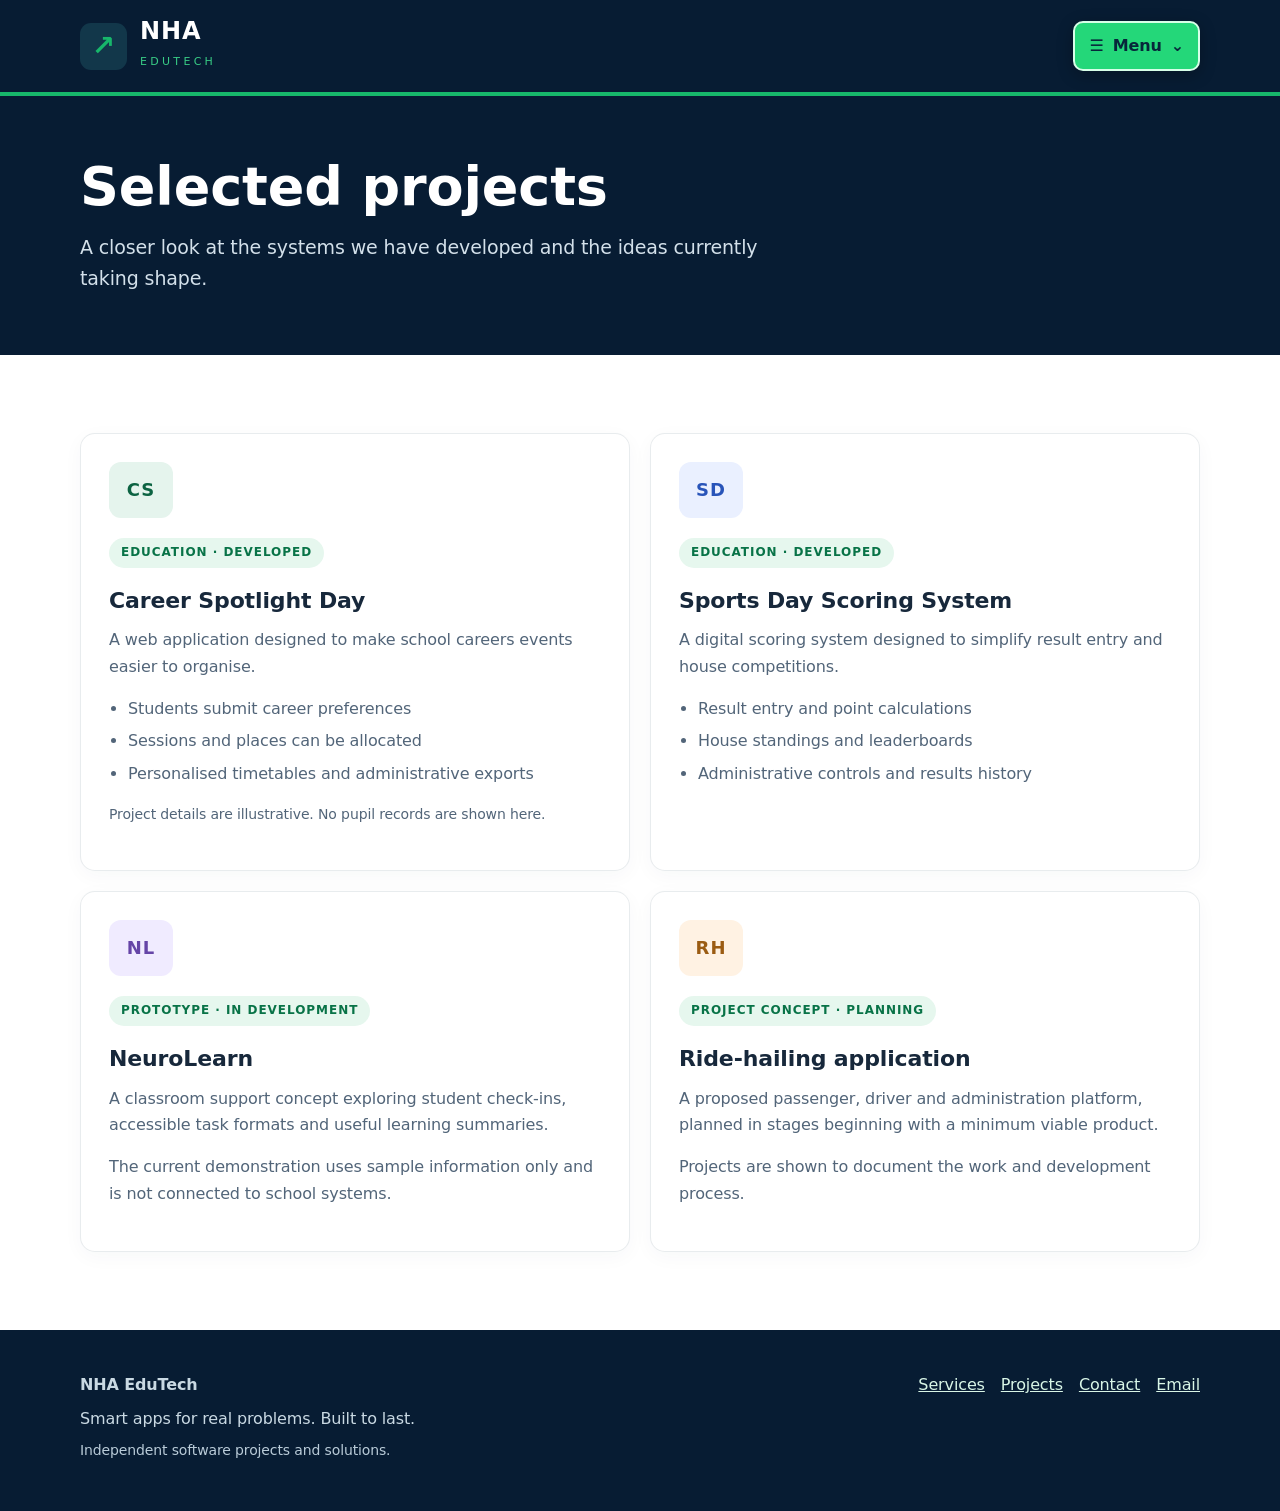
<file: projects.html>
<!DOCTYPE html>
<html lang="en-GB"><head><meta charset="utf-8"/><meta content="width=device-width, initial-scale=1" name="viewport"/><meta content="Career event software, sports day scoring and projects in development." name="description"/><title>Projects | NHA EduTech</title><link href="assets/styles.css" rel="stylesheet"/></head><body><header class="site-header"><div class="container header-inner"><a aria-label="NHA EduTech home" class="brand" href="index.html"><span aria-hidden="true" class="mark">↗</span><span><span class="brand-name">NHA</span><br/><span class="brand-sub">EDUTECH</span></span></a><nav aria-label="Main navigation" class="nav"><a href="index.html">Home</a><a href="services.html">Services</a><a aria-current="page" href="projects.html">Projects</a><a href="about.html">About</a><a href="contact.html">Contact</a></nav><details class="mobile-menu"><summary><span aria-hidden="true" class="menu-symbol">☰</span> Menu <span aria-hidden="true" class="menu-chevron">⌄</span></summary><nav aria-label="Mobile navigation" class="mobile-menu-links"><a href="index.html">Home</a><a href="services.html">Services</a><a aria-current="page" href="projects.html">Projects</a><a href="about.html">About</a><a href="contact.html">Contact</a></nav></details></div></header><main><section class="page-intro"><div class="container"><h1>Selected projects</h1><p>A closer look at the systems we have developed and the ideas currently taking shape.</p></div></section><section class="section"><div class="container"><div class="grid two"><article class="card" id="career"><div aria-hidden="true" class="project-monogram">CS</div><span class="tag">Education · Developed</span><h3>Career Spotlight Day</h3><p>A web application designed to make school careers events easier to organise.</p><ul class="details"><li>Students submit career preferences</li><li>Sessions and places can be allocated</li><li>Personalised timetables and administrative exports</li></ul><p class="note">Project details are illustrative. No pupil records are shown here.</p></article><article class="card" id="sports"><div aria-hidden="true" class="project-monogram">SD</div><span class="tag">Education · Developed</span><h3>Sports Day Scoring System</h3><p>A digital scoring system designed to simplify result entry and house competitions.</p><ul class="details"><li>Result entry and point calculations</li><li>House standings and leaderboards</li><li>Administrative controls and results history</li></ul></article><article class="card" id="neurolearn"><div aria-hidden="true" class="project-monogram">NL</div><span class="tag">Prototype · In development</span><h3>NeuroLearn</h3><p>A classroom support concept exploring student check-ins, accessible task formats and useful learning summaries.</p><p>The current demonstration uses sample information only and is not connected to school systems.</p></article><article class="card" id="ride"><div aria-hidden="true" class="project-monogram">RH</div><span class="tag">Project concept · Planning</span><h3>Ride-hailing application</h3><p>A proposed passenger, driver and administration platform, planned in stages beginning with a minimum viable product.</p><p>Projects are shown to document the work and development process.</p></article></div></div></section></main><footer class="footer"><div class="container footer-inner"><div><strong>NHA EduTech</strong><p>Smart apps for real problems. Built to last.</p><p class="note" style="color:#b9cbd8">Independent software projects and solutions.</p></div><div class="footer-links"><a href="services.html">Services</a><a href="projects.html">Projects</a><a href="contact.html">Contact</a><a href="mailto:nexthorizon@nhaedutech.co.uk">Email</a></div></div></footer></body></html>
</file>
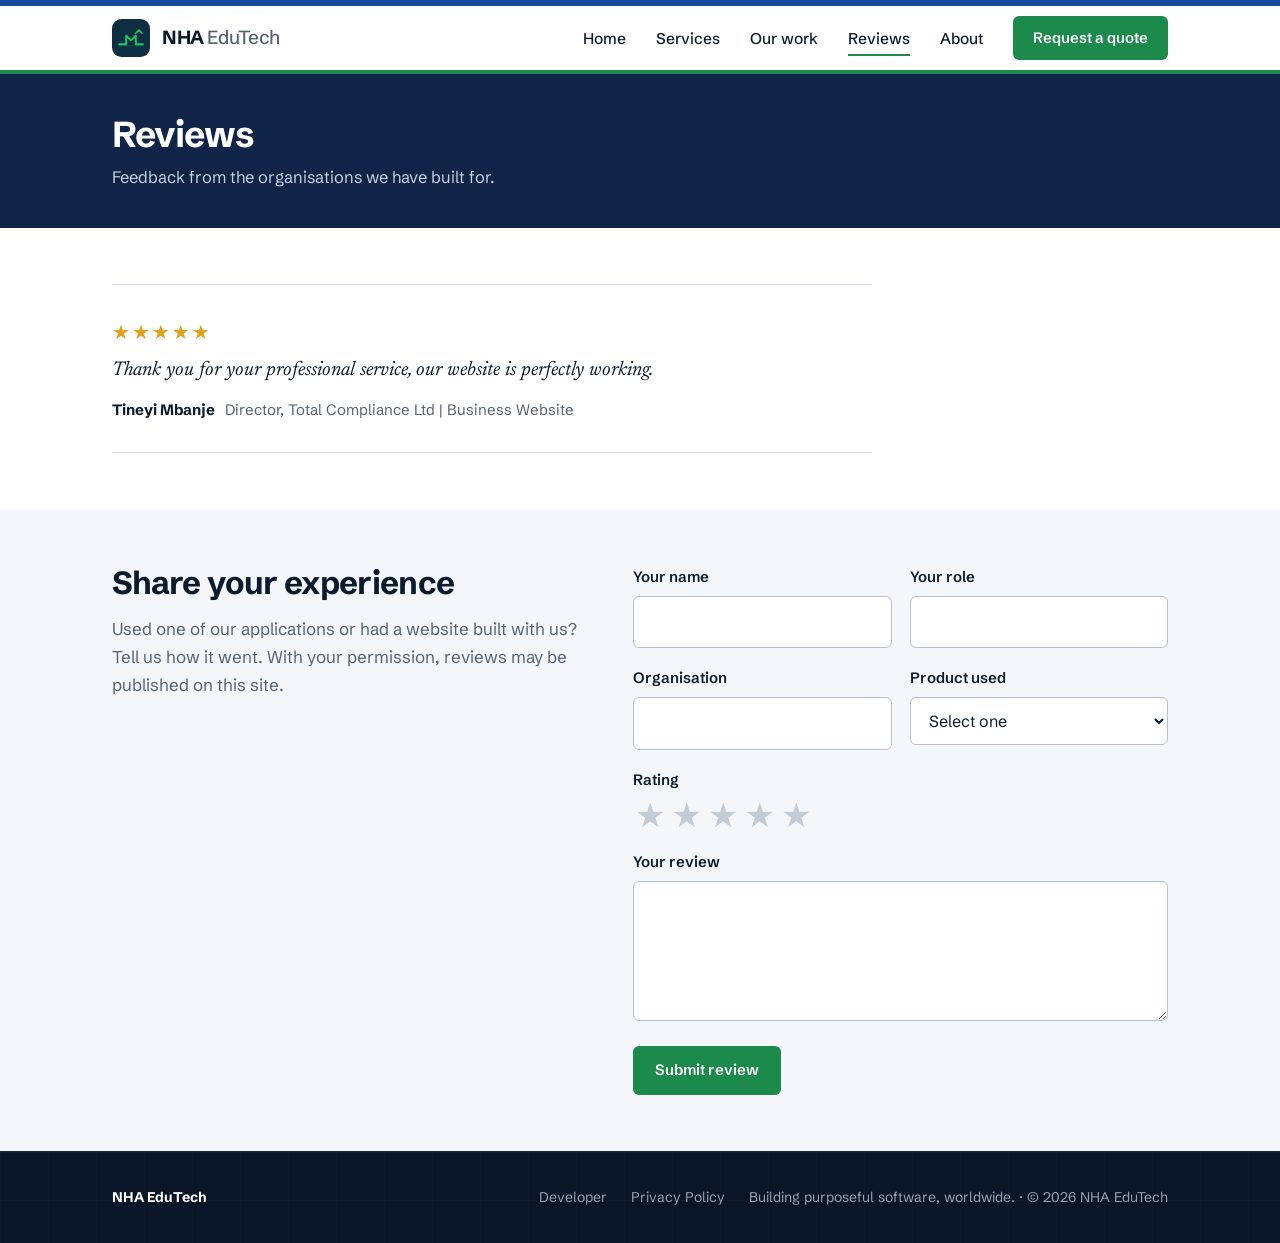
<file: reviews.html>
<!DOCTYPE html>
<html lang="en"><head><meta charset="UTF-8"><meta name="viewport" content="width=device-width,initial-scale=1">
<title>Reviews | NHA EduTech</title><meta name="description" content="What clients say about working with NHA EduTech, and how to leave a review.">
<link rel="preconnect" href="https://fonts.googleapis.com"><link rel="preconnect" href="https://fonts.gstatic.com" crossorigin>
<link href="https://fonts.googleapis.com/css2?family=Newsreader:ital,wght@1,400&family=Schibsted+Grotesk:wght@400;500;600;700&display=swap" rel="stylesheet">
<link rel="icon" type="image/svg+xml" href="logo-icon.svg"><link rel="stylesheet" href="styles.css"></head>
<body>
<header><div class="wrap"><a class="brand" href="index.html"><img src="logo-icon.svg" alt=""><b>NHA <span>EduTech</span></b></a>
<nav aria-label="Main"><button class="menu" aria-expanded="false" aria-controls="nl">Menu</button><ul id="nl"><li><a href="index.html">Home</a></li><li><a href="services.html">Services</a></li><li><a href="work.html">Our work</a></li><li><a href="reviews.html" aria-current="page">Reviews</a></li><li><a href="about.html">About</a></li><li><a class="btn" href="contact.html">Request a quote</a></li></ul></nav></div></header>
<main><div class="page-head"><div class="wrap"><h1>Reviews</h1><p>Feedback from the organisations we have built for.</p></div></div>
<section><div class="wrap"><div id="review-list"><article class="review"><div class="rstars" role="img" aria-label="5 out of 5">&#9733;&#9733;&#9733;&#9733;&#9733;</div><p class="rtext">Thank you for your professional service, our website is perfectly working.</p><p class="rmeta"><b>Tineyi Mbanje</b> Director, Total Compliance Ltd</p></article></div></div></section>
<section class="alt"><div class="wrap split"><div><h2>Share your experience</h2><p class="lead">Used one of our applications or had a website built with us? Tell us how it went. With your permission, reviews may be published on this site.</p></div>
<form class="form" action="https://formspree.io/f/mbdegyve" method="POST"><input type="hidden" name="_subject" value="New Review — NHA EduTech"><input type="hidden" name="form_type" value="review">
<div class="two"><div><label for="rn">Your name</label><input id="rn" name="reviewer_name" required></div><div><label for="rr">Your role</label><input id="rr" name="reviewer_role"></div></div>
<div class="two"><div><label for="ro">Organisation</label><input id="ro" name="organisation"></div><div><label for="rp">Product used</label><select id="rp" name="product"><option value="">Select one</option><option>Career Spotlight Day</option><option>Sports Day Scoring System</option><option>Business Website</option><option>Other / Bespoke app</option></select></div></div>
<div><label id="rl">Rating</label><div class="stars" role="group" aria-labelledby="rl"><input type="radio" name="rating" value="5" id="s5" required><label for="s5" title="5 stars">&#9733;</label><input type="radio" name="rating" value="4" id="s4"><label for="s4" title="4 stars">&#9733;</label><input type="radio" name="rating" value="3" id="s3"><label for="s3" title="3 stars">&#9733;</label><input type="radio" name="rating" value="2" id="s2"><label for="s2" title="2 stars">&#9733;</label><input type="radio" name="rating" value="1" id="s1"><label for="s1" title="1 star">&#9733;</label></div></div>
<div><label for="rv">Your review</label><textarea id="rv" name="review" required></textarea></div><div><button class="btn" type="submit">Submit review</button></div></form></div></section></main>
<footer><div class="wrap"><div><a class="fb" href="index.html">NHA EduTech</a></div><div class="fr"><a href="developer.html">Developer</a> <a href="privacy.html">Privacy Policy</a><span>Building purposeful software, worldwide. &middot; &copy; 2026 NHA EduTech</span></div></div></footer>
<script src="reviews.js"></script>
<script>var b=document.querySelector('.menu'),l=document.getElementById('nl');b.addEventListener('click',function(){var o=l.classList.toggle('open');b.setAttribute('aria-expanded',o)})</script>
</body></html>
</file>
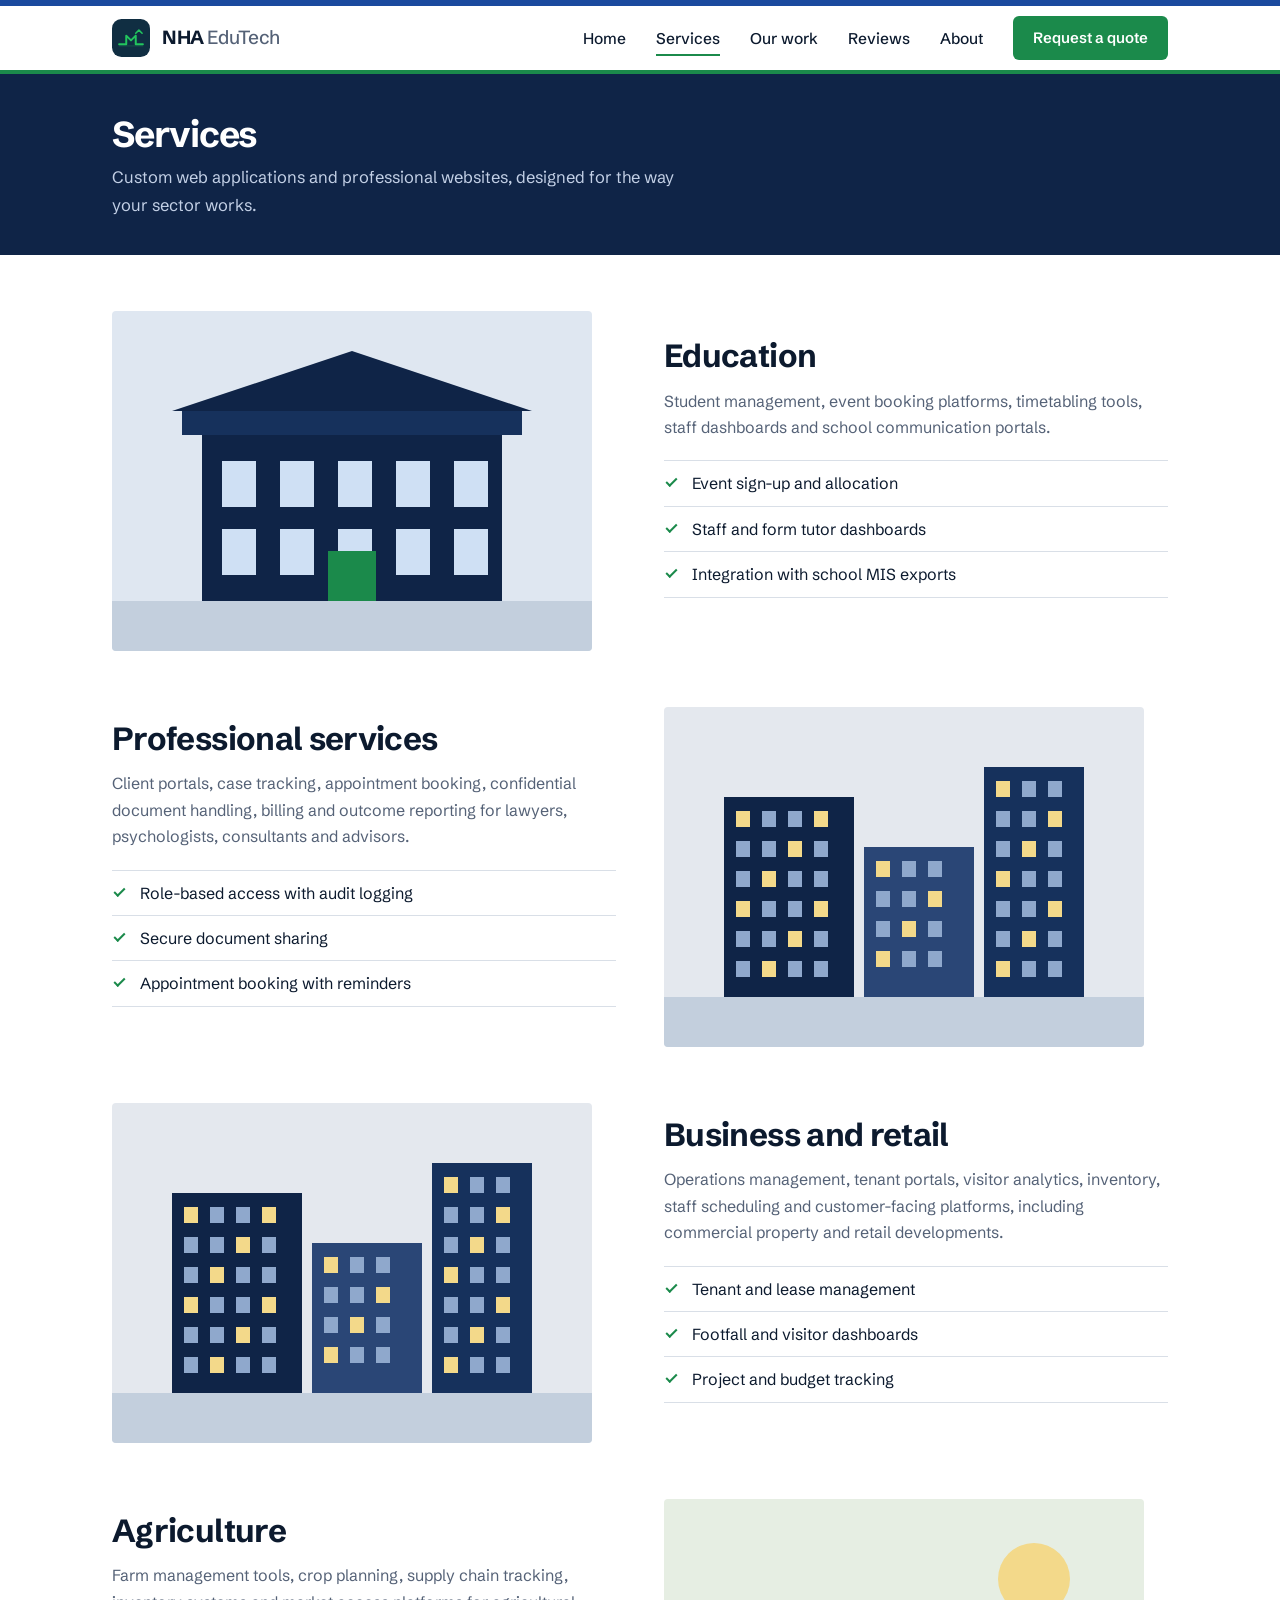
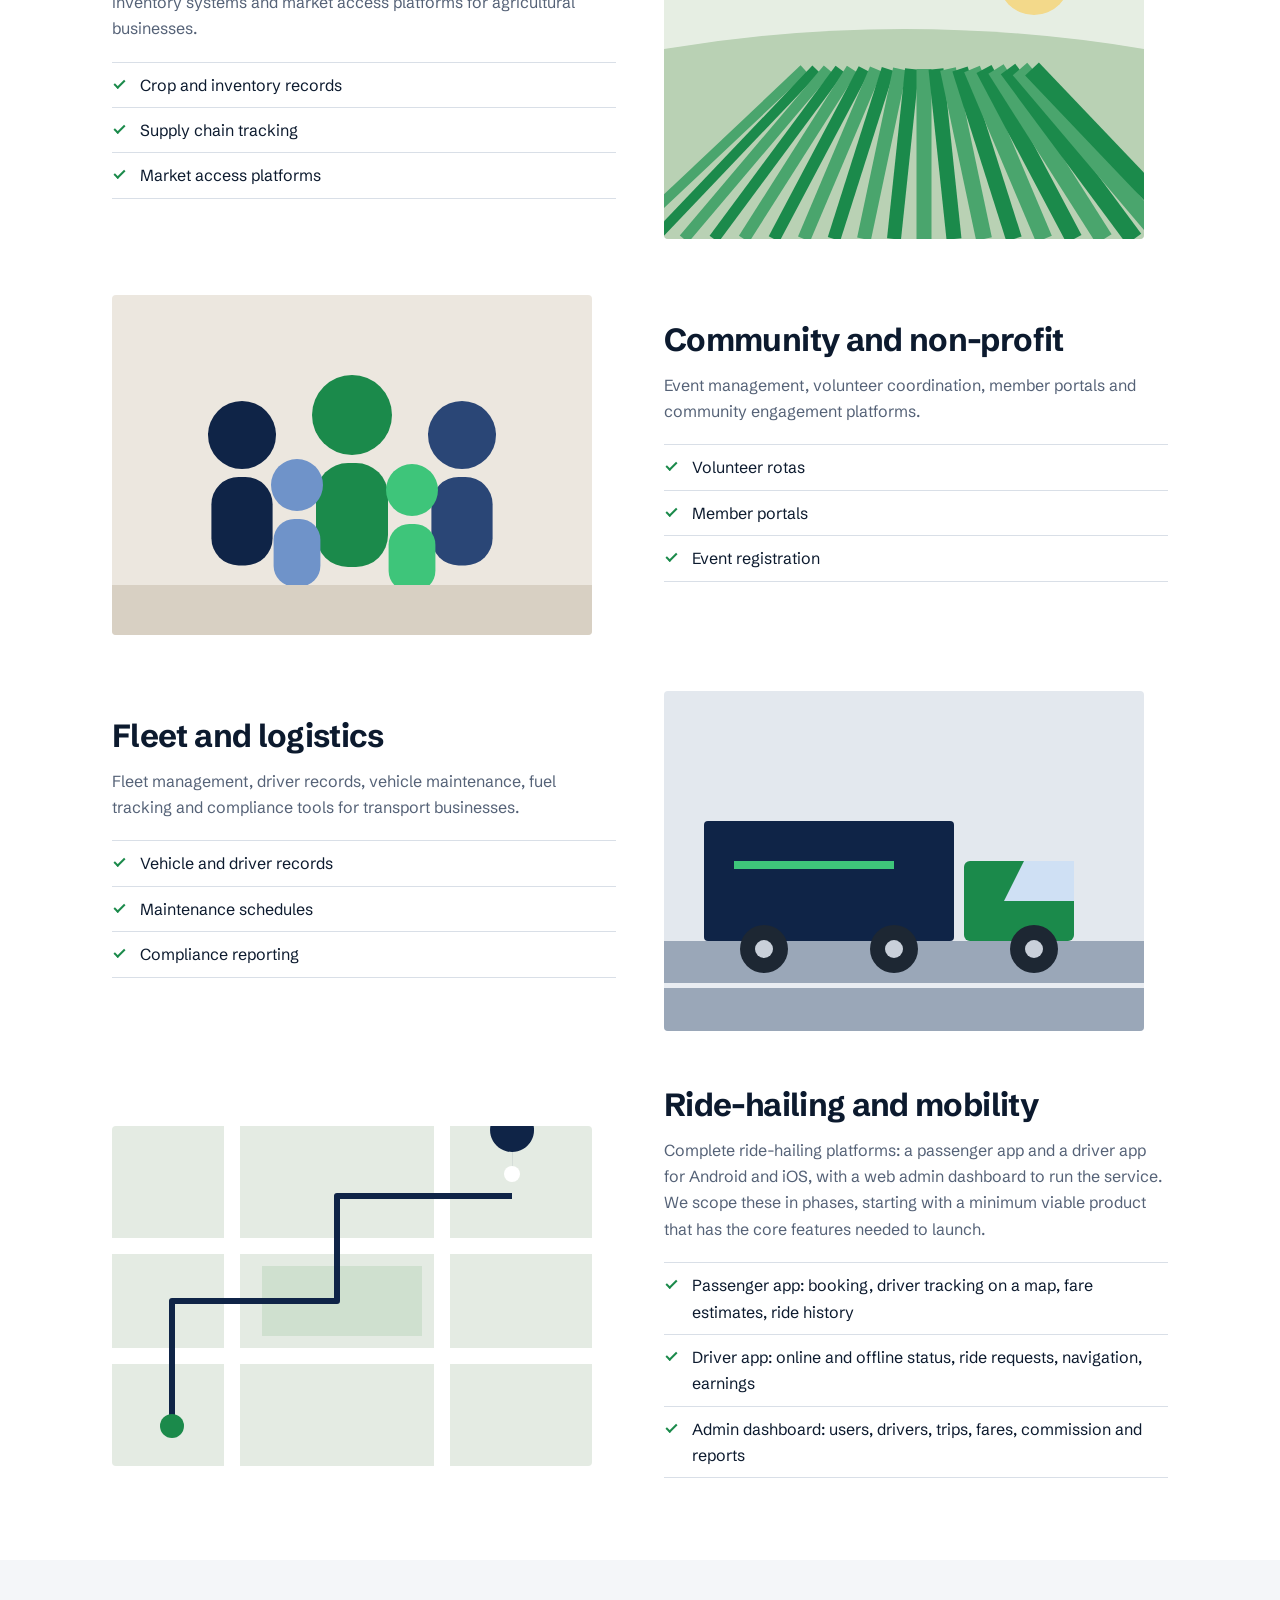
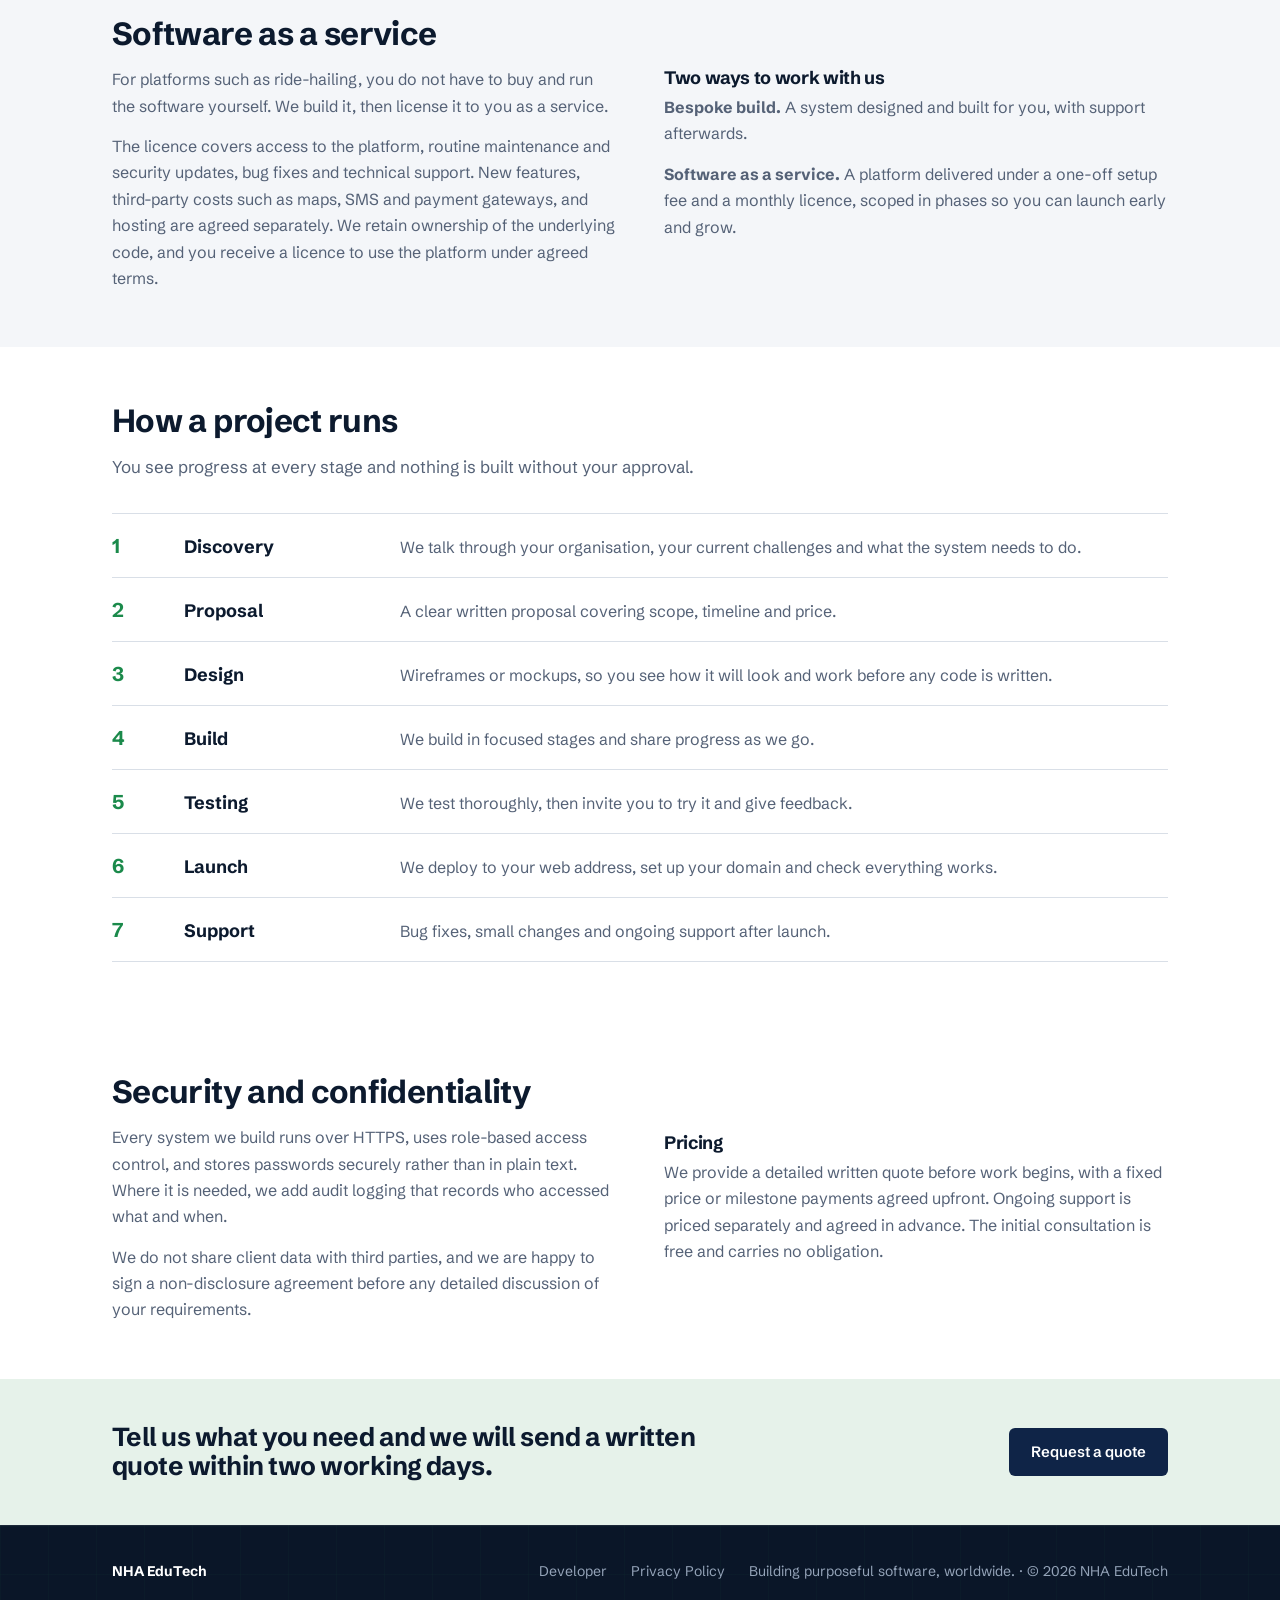
<file: services.html>
<!DOCTYPE html>
<html lang="en"><head><meta charset="UTF-8"><meta name="viewport" content="width=device-width,initial-scale=1">
<title>Services | NHA EduTech</title><meta name="description" content="Custom web applications and websites for education, professional services, business, agriculture, community and fleet organisations.">
<link rel="preconnect" href="https://fonts.googleapis.com"><link rel="preconnect" href="https://fonts.gstatic.com" crossorigin>
<link href="https://fonts.googleapis.com/css2?family=Newsreader:ital,wght@1,400&family=Schibsted+Grotesk:wght@400;500;600;700&display=swap" rel="stylesheet">
<link rel="icon" type="image/svg+xml" href="logo-icon.svg"><link rel="stylesheet" href="styles.css"></head>
<body>
<header><div class="wrap"><a class="brand" href="index.html"><img src="logo-icon.svg" alt=""><b>NHA <span>EduTech</span></b></a>
<nav aria-label="Main"><button class="menu" aria-expanded="false" aria-controls="nl">Menu</button><ul id="nl"><li><a href="index.html">Home</a></li><li><a href="services.html" aria-current="page">Services</a></li><li><a href="work.html">Our work</a></li><li><a href="reviews.html">Reviews</a></li><li><a href="about.html">About</a></li><li><a class="btn" href="contact.html">Request a quote</a></li></ul></nav></div></header>
<main>
<div class="page-head"><div class="wrap"><h1>Services</h1><p>Custom web applications and professional websites, designed for the way your sector works.</p></div></div>
<section><div class="wrap"><div class="row" id="education"><img src="images/sector-education.svg" alt="" width="480" height="340" loading="lazy"><div><h2>Education</h2><p>Student management, event booking platforms, timetabling tools, staff dashboards and school communication portals.</p><ul class="ticks"><li>Event sign-up and allocation</li><li>Staff and form tutor dashboards</li><li>Integration with school MIS exports</li></ul></div></div><div class="row flip" id="professional"><img src="images/sector-business.svg" alt="" width="480" height="340" loading="lazy"><div><h2>Professional services</h2><p>Client portals, case tracking, appointment booking, confidential document handling, billing and outcome reporting for lawyers, psychologists, consultants and advisors.</p><ul class="ticks"><li>Role-based access with audit logging</li><li>Secure document sharing</li><li>Appointment booking with reminders</li></ul></div></div><div class="row" id="business"><img src="images/sector-business.svg" alt="" width="480" height="340" loading="lazy"><div><h2>Business and retail</h2><p>Operations management, tenant portals, visitor analytics, inventory, staff scheduling and customer-facing platforms, including commercial property and retail developments.</p><ul class="ticks"><li>Tenant and lease management</li><li>Footfall and visitor dashboards</li><li>Project and budget tracking</li></ul></div></div><div class="row flip" id="agriculture"><img src="images/sector-agriculture.svg" alt="" width="480" height="340" loading="lazy"><div><h2>Agriculture</h2><p>Farm management tools, crop planning, supply chain tracking, inventory systems and market access platforms for agricultural businesses.</p><ul class="ticks"><li>Crop and inventory records</li><li>Supply chain tracking</li><li>Market access platforms</li></ul></div></div><div class="row" id="community"><img src="images/sector-community.svg" alt="" width="480" height="340" loading="lazy"><div><h2>Community and non-profit</h2><p>Event management, volunteer coordination, member portals and community engagement platforms.</p><ul class="ticks"><li>Volunteer rotas</li><li>Member portals</li><li>Event registration</li></ul></div></div><div class="row flip" id="fleet"><img src="images/sector-fleet.svg" alt="" width="480" height="340" loading="lazy"><div><h2>Fleet and logistics</h2><p>Fleet management, driver records, vehicle maintenance, fuel tracking and compliance tools for transport businesses.</p><ul class="ticks"><li>Vehicle and driver records</li><li>Maintenance schedules</li><li>Compliance reporting</li></ul></div></div><div class="row" id="ridehailing"><img src="images/sector-ridehailing.svg" alt="" width="480" height="340" loading="lazy"><div><h2>Ride-hailing and mobility</h2><p>Complete ride-hailing platforms: a passenger app and a driver app for Android and iOS, with a web admin dashboard to run the service. We scope these in phases, starting with a minimum viable product that has the core features needed to launch.</p><ul class="ticks"><li>Passenger app: booking, driver tracking on a map, fare estimates, ride history</li><li>Driver app: online and offline status, ride requests, navigation, earnings</li><li>Admin dashboard: users, drivers, trips, fares, commission and reports</li></ul></div></div></div></section>
<section class="alt" id="saas"><div class="wrap"><div class="row"><div><h2>Software as a service</h2><p>For platforms such as ride-hailing, you do not have to buy and run the software yourself. We build it, then license it to you as a service.</p><p>The licence covers access to the platform, routine maintenance and security updates, bug fixes and technical support. New features, third-party costs such as maps, SMS and payment gateways, and hosting are agreed separately. We retain ownership of the underlying code, and you receive a licence to use the platform under agreed terms.</p></div><div><h3>Two ways to work with us</h3><p><b>Bespoke build.</b> A system designed and built for you, with support afterwards.</p><p><b>Software as a service.</b> A platform delivered under a one-off setup fee and a monthly licence, scoped in phases so you can launch early and grow.</p></div></div></div></section>
<section><div class="wrap"><div class="sec-head"><h2>How a project runs</h2><p class="lead">You see progress at every stage and nothing is built without your approval.</p></div>
<ol class="steps"><li><b>Discovery</b><span>We talk through your organisation, your current challenges and what the system needs to do.</span></li><li><b>Proposal</b><span>A clear written proposal covering scope, timeline and price.</span></li><li><b>Design</b><span>Wireframes or mockups, so you see how it will look and work before any code is written.</span></li><li><b>Build</b><span>We build in focused stages and share progress as we go.</span></li><li><b>Testing</b><span>We test thoroughly, then invite you to try it and give feedback.</span></li><li><b>Launch</b><span>We deploy to your web address, set up your domain and check everything works.</span></li><li><b>Support</b><span>Bug fixes, small changes and ongoing support after launch.</span></li></ol></div></section>
<section><div class="wrap"><div class="row"><div><h2>Security and confidentiality</h2><p>Every system we build runs over HTTPS, uses role-based access control, and stores passwords securely rather than in plain text. Where it is needed, we add audit logging that records who accessed what and when.</p><p>We do not share client data with third parties, and we are happy to sign a non-disclosure agreement before any detailed discussion of your requirements.</p></div>
<div><h3>Pricing</h3><p>We provide a detailed written quote before work begins, with a fixed price or milestone payments agreed upfront. Ongoing support is priced separately and agreed in advance. The initial consultation is free and carries no obligation.</p></div></div></div></section>
<section class="cta"><div class="wrap"><h2>Tell us what you need and we will send a written quote within two working days.</h2><a class="btn dark" href="contact.html">Request a quote</a></div></section></main>
<footer><div class="wrap"><div><a class="fb" href="index.html">NHA EduTech</a></div><div class="fr"><a href="developer.html">Developer</a> <a href="privacy.html">Privacy Policy</a><span>Building purposeful software, worldwide. &middot; &copy; 2026 NHA EduTech</span></div></div></footer>
<script src="reviews.js"></script>
<script>var b=document.querySelector('.menu'),l=document.getElementById('nl');b.addEventListener('click',function(){var o=l.classList.toggle('open');b.setAttribute('aria-expanded',o)})</script>
</body></html>
</file>
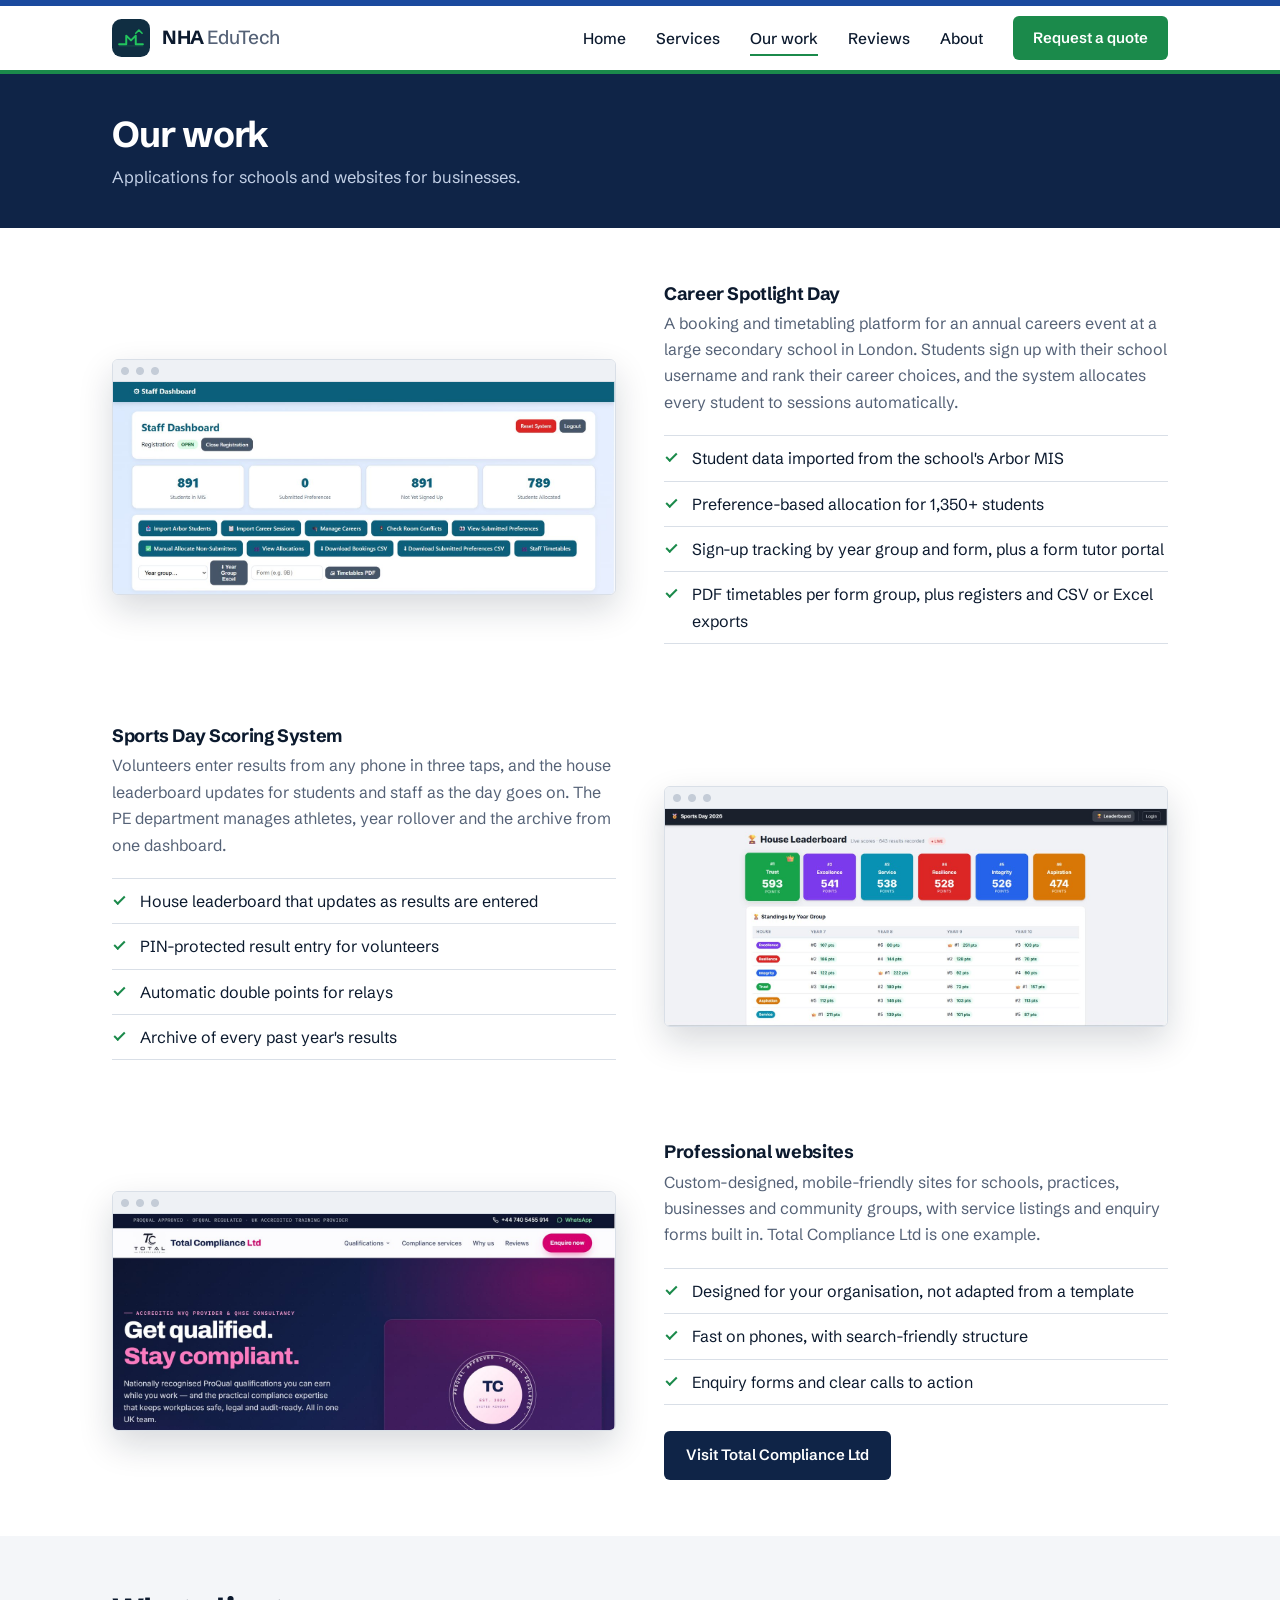
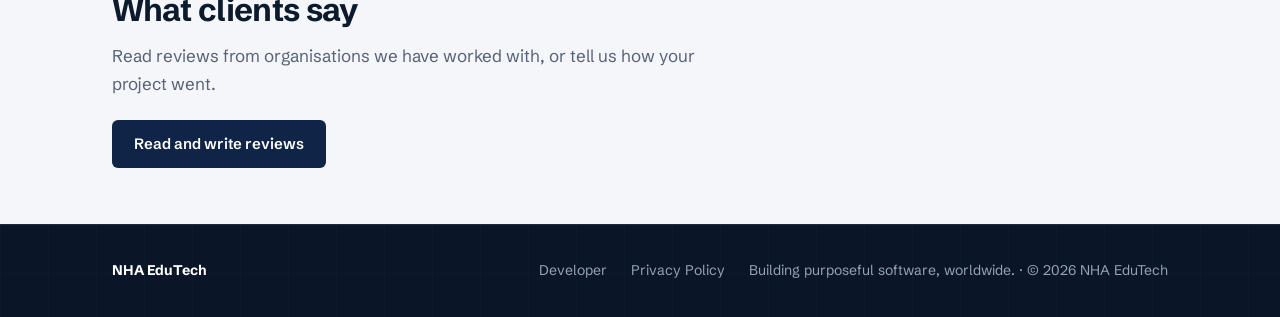
<file: work.html>
<!DOCTYPE html>
<html lang="en"><head><meta charset="UTF-8"><meta name="viewport" content="width=device-width,initial-scale=1">
<title>Our work | NHA EduTech</title><meta name="description" content="Applications and websites built by NHA EduTech: Career Spotlight Day, the Sports Day Scoring System and client websites.">
<link rel="preconnect" href="https://fonts.googleapis.com"><link rel="preconnect" href="https://fonts.gstatic.com" crossorigin>
<link href="https://fonts.googleapis.com/css2?family=Newsreader:ital,wght@1,400&family=Schibsted+Grotesk:wght@400;500;600;700&display=swap" rel="stylesheet">
<link rel="icon" type="image/svg+xml" href="logo-icon.svg"><link rel="stylesheet" href="styles.css"></head>
<body>
<header><div class="wrap"><a class="brand" href="index.html"><img src="logo-icon.svg" alt=""><b>NHA <span>EduTech</span></b></a>
<nav aria-label="Main"><button class="menu" aria-expanded="false" aria-controls="nl">Menu</button><ul id="nl"><li><a href="index.html">Home</a></li><li><a href="services.html">Services</a></li><li><a href="work.html" aria-current="page">Our work</a></li><li><a href="reviews.html">Reviews</a></li><li><a href="about.html">About</a></li><li><a class="btn" href="contact.html">Request a quote</a></li></ul></nav></div></header>
<main>
<div class="page-head"><div class="wrap"><h1>Our work</h1><p>Applications for schools and websites for businesses.</p></div></div>
<section><div class="wrap"><div class="row"><div class="shot"><img src="images/shot-career.jpg" alt="Career Spotlight Day staff dashboard" width="1400" height="600" loading="lazy"></div><div><h3>Career Spotlight Day</h3><p>A booking and timetabling platform for an annual careers event at a large secondary school in London. Students sign up with their school username and rank their career choices, and the system allocates every student to sessions automatically.</p><ul class="ticks"><li>Student data imported from the school's Arbor MIS</li><li>Preference-based allocation for 1,350+ students</li><li>Sign-up tracking by year group and form, plus a form tutor portal</li><li>PDF timetables per form group, plus registers and CSV or Excel exports</li></ul></div></div><div class="row flip"><div class="shot"><img src="images/shot-sports.jpg" alt="Sports Day Scoring System house leaderboard" width="1400" height="600" loading="lazy"></div><div><h3>Sports Day Scoring System</h3><p>Volunteers enter results from any phone in three taps, and the house leaderboard updates for students and staff as the day goes on. The PE department manages athletes, year rollover and the archive from one dashboard.</p><ul class="ticks"><li>House leaderboard that updates as results are entered</li><li>PIN-protected result entry for volunteers</li><li>Automatic double points for relays</li><li>Archive of every past year's results</li></ul></div></div><div class="row"><div class="shot"><img src="images/shot-website.jpg" alt="Total Compliance Ltd website" width="1400" height="600" loading="lazy"></div><div><h3>Professional websites</h3><p>Custom-designed, mobile-friendly sites for schools, practices, businesses and community groups, with service listings and enquiry forms built in. Total Compliance Ltd is one example.</p><ul class="ticks"><li>Designed for your organisation, not adapted from a template</li><li>Fast on phones, with search-friendly structure</li><li>Enquiry forms and clear calls to action</li></ul><a class="btn dark" href="https://www.totalcomplianceltd.co.uk/" target="_blank" rel="noopener">Visit Total Compliance Ltd</a></div></div></div></section>
<section class="alt"><div class="wrap"><h2>What clients say</h2><p class="lead">Read reviews from organisations we have worked with, or tell us how your project went.</p><p style="margin-top:22px"><a class="btn dark" href="reviews.html">Read and write reviews</a></p></div></section></main>
<footer><div class="wrap"><div><a class="fb" href="index.html">NHA EduTech</a></div><div class="fr"><a href="developer.html">Developer</a> <a href="privacy.html">Privacy Policy</a><span>Building purposeful software, worldwide. &middot; &copy; 2026 NHA EduTech</span></div></div></footer>
<script src="reviews.js"></script>
<script>var b=document.querySelector('.menu'),l=document.getElementById('nl');b.addEventListener('click',function(){var o=l.classList.toggle('open');b.setAttribute('aria-expanded',o)})</script>
</body></html>
</file>
<file: styles.css>
:root{--ink:#0c1a2e;--navy:#0f2447;--navy2:#16315c;--green:#1b8a4b;--green-d:#14703c;--tint:#e6f2ea;--paper:#f4f6f9;--line:#d9dfe7;--muted:#556277;--max:1120px}
*,*::before,*::after{box-sizing:border-box;margin:0;padding:0}
html{scroll-behavior:smooth}
body{font-family:'Schibsted Grotesk',system-ui,'Segoe UI',Arial,sans-serif;color:var(--ink);background:#fff;line-height:1.65;font-size:16px;-webkit-font-smoothing:antialiased}
img{display:block;max-width:100%;height:auto}
a{color:var(--green-d)}
:focus-visible{outline:3px solid #3ec57a;outline-offset:3px}
.wrap{max-width:var(--max);margin:0 auto;padding:0 32px}
h1,h2,h3{line-height:1.12;letter-spacing:-.02em;font-weight:700}
h1{font-size:clamp(30px,3.8vw,46px);letter-spacing:-.03em}
h2{font-size:clamp(24px,2.6vw,32px);margin-bottom:14px}
h3{font-size:18px;margin-bottom:6px}
p+p{margin-top:14px}
.lead{font-size:17px;color:var(--muted);max-width:60ch}
/* header */
header{position:sticky;top:0;z-index:50;background:#fff;border-top:6px solid #1a4a9e;border-bottom:4px solid var(--green)}
header .wrap{display:flex;align-items:center;justify-content:space-between;height:64px}
.brand{display:flex;align-items:center;gap:12px;text-decoration:none;color:var(--ink)}
.brand img{width:38px;height:38px}
.brand b{font-size:19px;letter-spacing:-.02em}.brand span{color:var(--muted);font-weight:500}
nav ul{display:flex;gap:30px;list-style:none;align-items:center}
nav a{text-decoration:none;color:var(--ink);font-size:15.5px;font-weight:500;padding:6px 0;border-bottom:2px solid transparent}
nav a:hover{border-color:var(--line)}nav a[aria-current]{border-color:var(--green)}
nav a.btn{border:0;color:#fff;padding:10px 20px}
.menu{display:none;background:none;border:1px solid var(--line);border-radius:6px;padding:8px 14px;font:inherit;font-weight:500;cursor:pointer}
.btn{display:inline-block;background:var(--green);color:#fff;text-decoration:none;font:inherit;font-weight:600;font-size:15px;padding:12px 22px;border-radius:6px;border:0;cursor:pointer}
.btn:hover{background:var(--green-d)}
.btn.ghost{background:transparent;color:#fff;box-shadow:inset 0 0 0 1.5px rgba(255,255,255,.45)}
.btn.ghost:hover{box-shadow:inset 0 0 0 1.5px #fff}
.btn.dark{background:var(--navy)}.btn.dark:hover{background:var(--ink)}
/* hero */
.hero{background:var(--navy);color:#fff;overflow:hidden}
.hero .wrap{display:grid;grid-template-columns:.9fr 1.1fr;gap:44px;align-items:center;padding-top:52px;padding-bottom:52px}
.hero p{color:#c3d0e6;font-size:17px;margin:18px 0 26px;max-width:46ch}
.hero .acts{display:flex;gap:14px;flex-wrap:wrap}
.page-head{background:var(--navy);color:#fff;padding:40px 0 36px}.page-head h1{font-size:clamp(28px,3vw,36px)}
.page-head p{color:#c3d0e6;font-size:16.5px;max-width:58ch;margin-top:10px}
/* sections */
section{padding:56px 0}
.alt{background:var(--paper)}
.sec-head{max-width:640px;margin-bottom:32px}
.three{display:grid;grid-template-columns:repeat(3,1fr)}
.three>div{padding:4px 32px}.three>div+div{border-left:1px solid var(--line)}.three>div:first-child{padding-left:0}
.three p{color:var(--muted);font-size:16px}
.row{display:grid;grid-template-columns:1fr 1fr;gap:48px;align-items:center}
.row+.row{margin-top:56px}.row.flip>:first-child{order:2}
.row img{border-radius:4px}
.row p{color:var(--muted)}
ul.ticks{list-style:none;margin:20px 0 26px}
ul.ticks li{padding:9px 0 9px 28px;border-top:1px solid var(--line);position:relative;font-size:16px}
ul.ticks li:last-child{border-bottom:1px solid var(--line)}
ul.ticks li::before{content:'';position:absolute;left:2px;top:17px;width:11px;height:6px;border-left:2px solid var(--green);border-bottom:2px solid var(--green);transform:rotate(-45deg)}
.link{font-weight:600}
.sectors{display:grid;grid-template-columns:repeat(3,1fr);gap:36px 28px}
.sectors a{text-decoration:none;color:var(--ink)}
.sectors img{border-radius:3px;margin-bottom:14px;aspect-ratio:4/3;object-fit:cover}
.sectors b{display:block;font-size:17px}.sectors span{font-size:15px;color:var(--muted);line-height:1.5;display:block;margin-top:4px}
.sectors a:hover b{text-decoration:underline;text-decoration-color:var(--green);text-underline-offset:4px}
.quote{background:var(--navy);color:#fff;padding:56px 0}
.quote blockquote{font-family:'Newsreader',Georgia,serif;font-style:italic;font-size:clamp(21px,2.4vw,28px);line-height:1.35;max-width:26em}
.quote cite{display:block;margin-top:26px;font-style:normal;color:#9fb2d0;font-size:16px}
.cta{background:var(--tint)}
.cta .wrap{display:flex;justify-content:space-between;align-items:center;gap:32px;flex-wrap:wrap}
.cta h2{margin:0;max-width:20em}
/* services / steps */
.steps{list-style:none;counter-reset:s;border-top:1px solid var(--line)}
.steps li{counter-increment:s;display:grid;grid-template-columns:56px 200px 1fr;gap:16px;padding:15px 0;border-bottom:1px solid var(--line);align-items:baseline}
.steps li::before{content:counter(s);font-weight:700;color:var(--green);font-size:20px}
.steps b{font-size:18px}.steps span{color:var(--muted);font-size:16px}
.facts{display:grid;grid-template-columns:200px 1fr;border-top:1px solid var(--line)}
.facts dt,.facts dd{padding:14px 0;border-bottom:1px solid var(--line)}.facts dt{color:var(--muted)}
/* forms */
.form{display:grid;gap:18px}
.form .two{display:grid;grid-template-columns:1fr 1fr;gap:18px}
label{font-weight:600;font-size:15px;display:block;margin-bottom:6px}
input,select,textarea{width:100%;font:inherit;font-size:16px;padding:12px 14px;border:1px solid #b7c0cc;border-radius:6px;background:#fff;color:var(--ink)}
textarea{min-height:140px;resize:vertical}
input:focus,select:focus,textarea:focus{outline:3px solid #bfe6cf;border-color:var(--green)}
.stars{display:flex;flex-direction:row-reverse;justify-content:flex-end;gap:2px}
.stars input{position:absolute;opacity:0;width:1px}
.stars label{font-size:34px;line-height:1;color:#c3cbd6;cursor:pointer;margin:0;padding:0 2px}
.stars label:hover,.stars label:hover~label,.stars input:checked~label{color:#e0a21b}
.stars input:focus-visible+label{outline:3px solid #3ec57a}
.note{font-size:14px;color:var(--muted)}
.split{display:grid;grid-template-columns:1fr 1.15fr;gap:56px;align-items:start}
.contact-list p{padding:14px 0;border-top:1px solid var(--line);color:var(--muted)}
.contact-list p:last-child{border-bottom:1px solid var(--line)}
.contact-list b{display:block;color:var(--ink);font-size:16px}
/* privacy */
.prose{max-width:740px;padding:64px 32px 88px;margin:0 auto}
.prose h1{font-size:clamp(32px,4vw,46px);color:var(--ink);margin-bottom:12px}
.last-updated{color:var(--muted);font-size:15px;padding-bottom:28px;margin-bottom:40px;border-bottom:1px solid var(--line)}
.policy-section{margin-bottom:40px}.policy-section h2{font-size:24px;margin-bottom:14px}
.policy-section p,.policy-section li{color:#2b3a50;font-size:16.5px}
.policy-section ul{margin:12px 0 0 20px}.policy-section li{margin-bottom:8px}
.highlight-box,.contact-block{background:var(--paper);border-left:4px solid var(--green);padding:18px 22px;margin-top:16px}
/* footer */
@media(max-width:900px){
.hero .wrap,.row,.split{grid-template-columns:1fr;gap:36px}.row.flip>:first-child{order:0}
.three{grid-template-columns:1fr}.three>div{padding:20px 0}.three>div+div{border-left:0;border-top:1px solid var(--line)}
.sectors{grid-template-columns:repeat(2,1fr)}.steps li{grid-template-columns:40px 1fr}.steps span{grid-column:2}
.wrap{padding:0 22px}section{padding:40px 0}footer .wrap{flex-direction:column;text-align:center}footer .fr{flex-direction:column;gap:8px}.menu{display:block}nav ul{display:none;position:absolute;top:68px;left:0;right:0;background:#fff;flex-direction:column;align-items:stretch;gap:0;padding:8px 22px 20px;border-bottom:1px solid var(--line)}
nav ul.open{display:flex}nav li a{display:block;padding:14px 0}nav a.btn{text-align:center;margin-top:8px}
.form .two{grid-template-columns:1fr}.facts{grid-template-columns:1fr}.facts dt{border:0;padding-bottom:0}}
@media(prefers-reduced-motion:reduce){html{scroll-behavior:auto}}
footer{background:#0a1628 linear-gradient(rgba(34,197,94,.03) 1px,transparent 1px) 0 0/48px 48px;background-image:linear-gradient(rgba(34,197,94,.03) 1px,transparent 1px),linear-gradient(90deg,rgba(34,197,94,.03) 1px,transparent 1px);border-top:1px solid rgba(255,255,255,.08);padding:34px 0;color:#94a3b8;font-size:14px}
footer .wrap{display:flex;justify-content:space-between;align-items:center;gap:16px;flex-wrap:wrap}
footer a{color:#94a3b8;text-decoration:none}footer a:hover{color:#fff}footer .fb{color:#fff;font-weight:700}
footer .fr{display:flex;gap:24px;align-items:center;flex-wrap:wrap;justify-content:center}
.quote .more{display:inline-block;margin-top:22px;margin-left:24px;color:#fff;font-size:16px;text-underline-offset:4px}
.review{padding:30px 0;border-top:1px solid var(--line);max-width:760px}.review:last-child{border-bottom:1px solid var(--line)}
.rstars{color:#e0a21b;font-size:20px;letter-spacing:2px}
.rtext{font-family:'Newsreader',Georgia,serif;font-style:italic;font-size:20px;line-height:1.4;margin:8px 0 10px}
.rmeta{color:var(--muted);font-size:15px}.rmeta b{color:var(--ink);margin-right:6px}
.shot{border:1px solid var(--line);border-radius:6px;overflow:hidden;background:#fff;box-shadow:0 14px 34px rgba(12,26,46,.16)}
.shot::before{content:'';display:block;height:22px;background:radial-gradient(circle at 12px 11px,#c4ccd7 3.5px,transparent 4.5px),radial-gradient(circle at 27px 11px,#c4ccd7 3.5px,transparent 4.5px),radial-gradient(circle at 42px 11px,#c4ccd7 3.5px,transparent 4.5px),#eef1f5;border-bottom:1px solid var(--line)}
.shot img{width:100%;height:auto;border-radius:0}
.hero-shots{position:relative;padding-bottom:26%}
.hero-shots .shot{width:88%;box-shadow:0 22px 50px rgba(0,0,0,.4);border-color:rgba(255,255,255,.12)}
.hero-shots .shot+.shot{position:absolute;right:0;bottom:0;width:62%}
.cta h2{font-size:clamp(20px,2.1vw,26px);max-width:24em}.cta{padding:44px 0}
.sectors img{aspect-ratio:3/2}
@media(max-width:600px){
</file>
<file: assets/developer.css>
/* Styles are scoped to the Developer page; existing site styles remain unchanged. */
.dev-overline{font-size:.78rem;letter-spacing:.12em;text-transform:uppercase;font-weight:700;color:#111111;margin:0 0 .8rem}
.dev-intro{padding:clamp(2.5rem,6vw,5rem) 0}.dev-layout{display:grid;grid-template-columns:minmax(240px,.75fr) minmax(0,1.25fr);align-items:center;gap:clamp(2rem,5vw,5rem)}
.dev-image{max-width:440px;border-radius:18px;overflow:hidden;background:#eeeeee;box-shadow:0 18px 44px rgba(0,0,0,.13)}.dev-image img{width:100%;height:auto;display:block;aspect-ratio:4/5;object-fit:cover;object-position:center top}
.dev-intro-text h2{font-size:clamp(2rem,4vw,3.25rem);line-height:1.1;margin:.1rem 0 1.3rem}.dev-intro-text p{line-height:1.8;margin-bottom:1rem;max-width:65ch}
.dev-journey{background:#f5f5f5;padding:clamp(3rem,6vw,5rem) 0}.dev-section-heading{margin-bottom:2rem}.dev-section-heading h2{margin:0}.dev-timeline{max-width:920px;border-left:2px solid #b7b7b7;margin-left:1.2rem}.dev-milestone{position:relative;display:grid;grid-template-columns:145px 1fr;gap:1.5rem;padding:0 0 2.3rem 1.8rem}.dev-milestone:last-child{padding-bottom:0}.dev-milestone:before{content:"";position:absolute;width:12px;height:12px;border-radius:100%;background:#111111;left:-7px;top:7px}.dev-year{font-weight:700;color:#111111}.dev-milestone h3{margin:0 0 .5rem}.dev-milestone p{line-height:1.75;margin:0}
.dev-focus{padding:clamp(3rem,6vw,5rem) 0}.dev-three{display:grid;grid-template-columns:repeat(3,minmax(0,1fr));gap:1.6rem}.dev-three>div{border-top:2px solid #111111;padding:1.2rem 0}.dev-three h3{margin:0 0 .75rem}.dev-three p{line-height:1.7}.dev-stack{padding-top:1.5rem;font-size:.96rem;line-height:1.7;color:#333333}
@media(max-width:720px){.dev-layout{grid-template-columns:1fr}.dev-image{width:min(100%,360px)}.dev-milestone{grid-template-columns:1fr;gap:.2rem}.dev-three{grid-template-columns:1fr;gap:.5rem}}

/* Monochrome treatment for this page only. Do not change the shared site stylesheet. */
body{background:#fff;color:#111}
body .page-head{background:#f5f5f5!important;color:#111!important}
body .page-head h1,body .page-head p{color:#111!important}
body .dev-overline,body .dev-year{color:#111!important}
body .dev-image{filter:none;border:1px solid #d0d0d0}
body .dev-timeline{border-left-color:#b7b7b7}
body .dev-focus{background:#fff}
body .dev-three>div{border-top-color:#111}
body .dev-stack{color:#333}
body header .brand span{color:inherit!important}
body header nav a.btn{background:#111!important;color:#fff!important;border-color:#111!important}
body header nav a.btn:hover{background:#333!important;color:#fff!important}
body a:focus-visible{outline:2px solid #111;outline-offset:3px}
</file>
<file: assets/styles.css>
:root{--navy:#071c33;--navy2:#0d2c48;--green:#17b76b;--ink:#17283b;--muted:#526579;--line:#dce6ed;--pale:#f3f8fb;--white:#fff}*{box-sizing:border-box}html{scroll-behavior:smooth}body{margin:0;font:16px/1.65 system-ui,-apple-system,Segoe UI,Arial,sans-serif;color:var(--ink);background:white}a{color:inherit}a:focus-visible,button:focus-visible,input:focus-visible,textarea:focus-visible{outline:3px solid #20bd74;outline-offset:3px}.container{width:min(1120px,calc(100% - 40px));margin:auto}.site-header{background:var(--navy);color:white;border-bottom:4px solid var(--green)}.header-inner{display:flex;align-items:center;justify-content:space-between;gap:22px;min-height:92px}.brand{text-decoration:none;display:flex;align-items:center;gap:13px;min-width:0}.mark{width:47px;height:47px;border-radius:11px;background:#12374a;display:grid;place-items:center;color:var(--green);font-size:28px;font-weight:900}.brand-name{font-size:24px;line-height:1;font-weight:850;letter-spacing:.04em}.brand-sub{font-size:11px;letter-spacing:.3em;color:#38cb85}.nav{display:flex;gap:8px;flex-wrap:wrap}.nav a{text-decoration:none;font-weight:650;font-size:15px;padding:10px 13px;border-radius:8px;color:#d9e8f0}.nav a:hover,.nav a[aria-current=page]{background:#164163;color:white}.hero{background:linear-gradient(125deg,#081d35,#103653);color:white;padding:86px 0 94px}.eyebrow{font-size:13px;font-weight:800;letter-spacing:.17em;text-transform:uppercase;color:#21c879;margin:0 0 12px}.hero h1{font-size:clamp(38px,5vw,64px);line-height:1.12;letter-spacing:-.035em;max-width:820px;margin:0 0 22px}.hero p{font-size:19px;max-width:660px;color:#d2e0e8;margin:0 0 30px}.buttons{display:flex;gap:12px;flex-wrap:wrap}.btn{display:inline-block;text-decoration:none;padding:12px 21px;border-radius:8px;background:var(--green);color:#08233a;font-weight:750;border:2px solid var(--green)}.btn.secondary{background:transparent;color:white;border-color:#66859b}.btn.light{background:white;border-color:var(--line);color:var(--navy)}.section{padding:74px 0}.section.alt{background:var(--pale)}h2{font-size:clamp(28px,3.3vw,40px);line-height:1.2;letter-spacing:-.025em;margin:0 0 16px}h3{font-size:22px;line-height:1.3;margin:0 0 12px}.lead{font-size:18px;color:var(--muted);max-width:760px;margin:0 0 32px}.grid{display:grid;grid-template-columns:repeat(3,minmax(0,1fr));gap:20px}.grid.two{grid-template-columns:repeat(2,minmax(0,1fr))}.card{background:white;border:1px solid var(--line);border-radius:15px;padding:28px;box-shadow:0 5px 20px #102d4b09}.card p{color:var(--muted);margin:0 0 16px}.card a{font-weight:750;color:#087f50}.tag{display:inline-block;background:#e6f7ee;color:#087347;border-radius:20px;font-size:12px;letter-spacing:.08em;text-transform:uppercase;font-weight:850;padding:5px 12px;margin-bottom:19px}.details{padding-left:19px;color:var(--muted)}.details li{margin:6px 0}.page-intro{background:var(--navy);color:white;padding:60px 0}.page-intro h1{font-size:clamp(36px,4.5vw,54px);line-height:1.15;margin:0 0 14px}.page-intro p{font-size:19px;color:#d3e0ea;max-width:740px;margin:0}.callout{background:#eaf7f1;border-left:4px solid var(--green);padding:20px 24px;border-radius:7px}.callout p{margin:0}.footer{background:var(--navy);color:#c9d9e3;padding:42px 0}.footer-inner{display:flex;justify-content:space-between;gap:20px;flex-wrap:wrap}.footer a{color:#d9f6e7}.footer p{margin:7px 0}.footer-links{display:flex;gap:16px;flex-wrap:wrap}.form label{display:block;font-weight:700;margin:0 0 7px}.form input,.form textarea{width:100%;font:inherit;padding:12px;border:1px solid #b9cbd8;border-radius:8px;margin-bottom:20px}.form textarea{min-height:145px;resize:vertical}.note{font-size:14px;color:var(--muted)}.divider{border:0;border-top:1px solid var(--line);margin:32px 0}@media(max-width:760px){.container{width:min(100% - 28px,1120px)}.header-inner{align-items:flex-start;flex-direction:column;gap:6px;padding:16px 0 12px;min-height:0}.brand-name{font-size:21px}.mark{width:42px;height:42px}.nav{display:grid;grid-template-columns:repeat(5,minmax(0,1fr));gap:2px;width:100%;border-top:1px solid #2a455d;padding-top:9px}.nav a{font-size:12px;text-align:center;padding:9px 2px;white-space:nowrap}.hero{padding:65px 0 72px}.hero p{font-size:17px}.section{padding:50px 0}.grid,.grid.two{grid-template-columns:1fr}.card{padding:23px}.page-intro{padding:46px 0}.footer-inner{display:block}.footer-links{margin-top:20px}}@media(max-width:365px){.nav a{font-size:11px}.brand-name{font-size:19px}}

/* Clear, accessible mobile navigation */
.mobile-menu{display:none}
@media(max-width:760px){
 .header-inner{flex-direction:row;align-items:center;justify-content:space-between;gap:12px;padding:14px 0;position:relative}
 .header-inner>.nav{display:none}
 .mobile-menu{display:block;position:relative;z-index:20}
 .mobile-menu summary{list-style:none;cursor:pointer;display:flex;align-items:center;gap:9px;background:#18b96e;color:#071c33;border:2px solid #41d88f;border-radius:10px;padding:10px 14px;font-size:16px;font-weight:800;min-height:46px;box-shadow:0 2px 10px #0002}
 .mobile-menu summary::-webkit-details-marker{display:none}
 .menu-symbol{font-size:20px;line-height:1}
 .menu-chevron{font-size:20px;margin-left:2px}
 .mobile-menu[open] .menu-chevron{transform:rotate(180deg)}
 .mobile-menu-links{position:absolute;top:calc(100% + 8px);right:0;min-width:215px;background:#0c2b45;border:1px solid #2b5369;border-radius:12px;padding:8px;box-shadow:0 14px 28px #0005;display:flex;flex-direction:column;gap:3px}
 .mobile-menu-links a{display:block;color:white;text-decoration:none;font-weight:700;font-size:16px;padding:11px 14px;border-radius:7px}
 .mobile-menu-links a:hover,.mobile-menu-links a[aria-current=page]{background:#175a53;color:#fff}
 .mobile-menu summary:focus-visible,.mobile-menu-links a:focus-visible{outline:3px solid white;outline-offset:3px}
}

/* Single navigation control: hide the duplicate links at every viewport size. */
.header-inner > .nav{display:none !important}
.mobile-menu{display:block;position:relative;z-index:20}
.mobile-menu summary{list-style:none;cursor:pointer;display:flex;align-items:center;gap:9px;background:#18b96e;color:#071c33;border:2px solid #41d88f;border-radius:10px;padding:10px 14px;font-size:16px;font-weight:800;min-height:46px}
.mobile-menu summary::-webkit-details-marker{display:none}
.mobile-menu-links{position:absolute;top:calc(100% + 8px);right:0;min-width:215px;background:#0c2b45;border:1px solid #2b5369;border-radius:12px;padding:8px;box-shadow:0 14px 28px #0005;display:flex;flex-direction:column;gap:3px}
.mobile-menu-links a{display:block;color:white;text-decoration:none;font-weight:700;font-size:16px;padding:11px 14px;border-radius:7px}
.mobile-menu-links a:hover,.mobile-menu-links a[aria-current=page]{background:#175a53;color:white}
.header-inner{position:relative}
/* High-visibility navigation control across all screen sizes */
.mobile-menu summary{background:#00c968!important;color:#062239!important;border:2px solid #b6ffce!important;box-shadow:0 0 0 3px rgba(0,201,104,.16),0 6px 18px rgba(0,0,0,.32)!important;transition:background .15s ease,transform .15s ease}
.mobile-menu summary:hover{background:#5bf59c!important;transform:translateY(-1px)}
.mobile-menu summary:focus-visible{outline:3px solid #fff!important;outline-offset:4px}
.mobile-menu[open] summary{background:#8bffc0!important}

/* Portfolio refinement, October 2026 */
:root{--green:#17b76b}
body{font-feature-settings:"kern" 1;letter-spacing:-.008em}
.hero{position:relative;overflow:hidden}
.hero::after{content:"";position:absolute;right:-110px;top:-180px;width:460px;height:460px;border:1px solid rgba(102,222,166,.17);border-radius:50%;box-shadow:0 0 0 70px rgba(102,222,166,.025),0 0 0 140px rgba(102,222,166,.025);pointer-events:none}
.hero .container{position:relative;z-index:1}
.card{transition:transform .2s ease,box-shadow .2s ease;border:1px solid rgba(10,43,65,.09)}
.card:hover{transform:translateY(-3px);box-shadow:0 15px 35px rgba(9,34,58,.09)}
.section{padding-top:78px;padding-bottom:78px}
.section h2{letter-spacing:-.035em}
.project-monogram{display:grid;place-items:center;width:64px;height:56px;margin-bottom:20px;border-radius:12px;background:#e5f4ed;color:#0c6342;font-weight:800;letter-spacing:.06em;font-size:18px}
#sports .project-monogram{background:#eaf0ff;color:#2854b9}
#neurolearn .project-monogram{background:#f0ebff;color:#6544a7}
#ride .project-monogram{background:#fff2e3;color:#9b5c12}
.contact-editorial{min-height:55vh}.narrow{max-width:850px}.contact-panel{padding:32px;margin:32px 0;background:#f3f8f6;border:1px solid #d8e9e1;border-radius:16px}.contact-address{font-size:clamp(1.1rem,3vw,1.6rem);font-weight:750;overflow-wrap:anywhere;color:#0c6342}
.mobile-menu summary{background:#24d779!important;color:#07263a!important;border:2px solid #d7ffe8!important;box-shadow:0 4px 16px rgba(0,0,0,.27)!important}
.mobile-menu summary:hover{background:#6ff3ad!important}
.mobile-menu summary:focus-visible{outline:3px solid #fff;outline-offset:3px}
@media(max-width:650px){.section{padding-top:54px;padding-bottom:54px}.contact-panel{padding:22px}.hero::after{opacity:.35}}
@media(prefers-reduced-motion:reduce){.card{transition:none}.card:hover{transform:none}}
</file>
